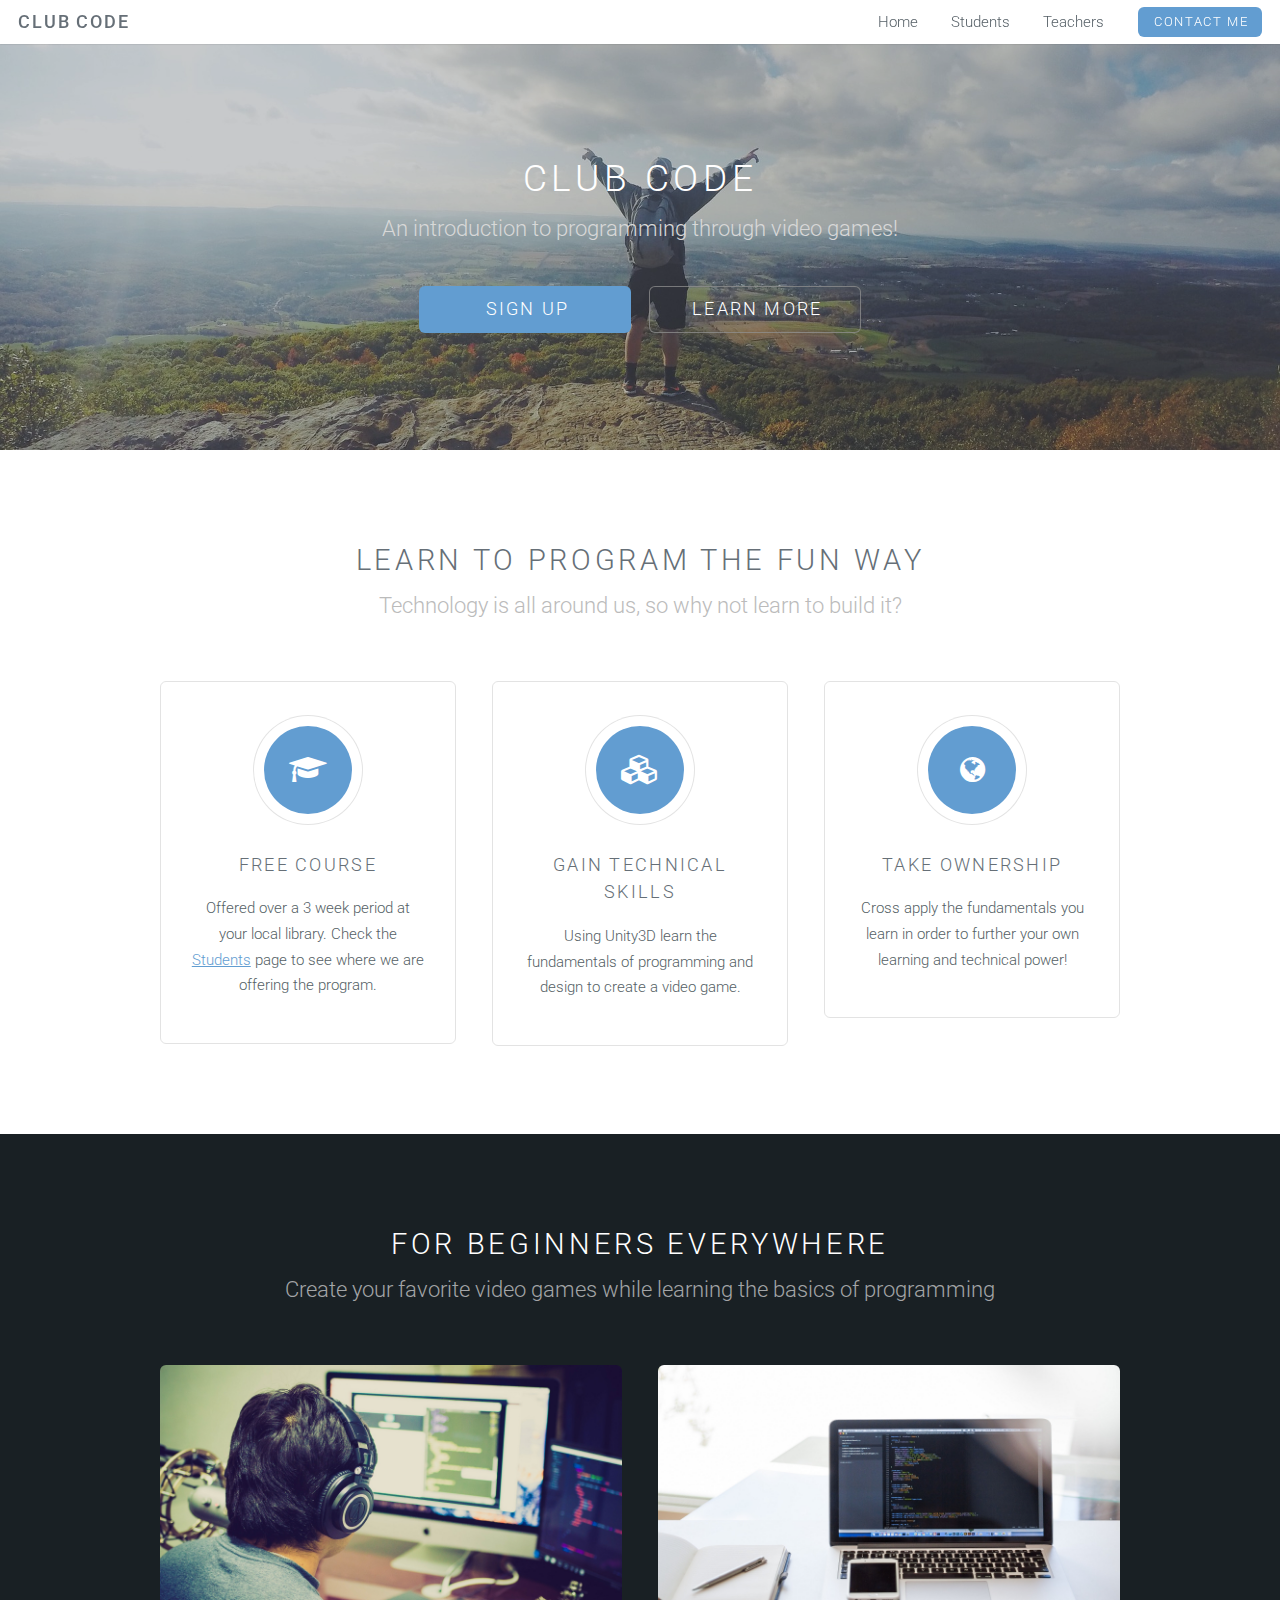
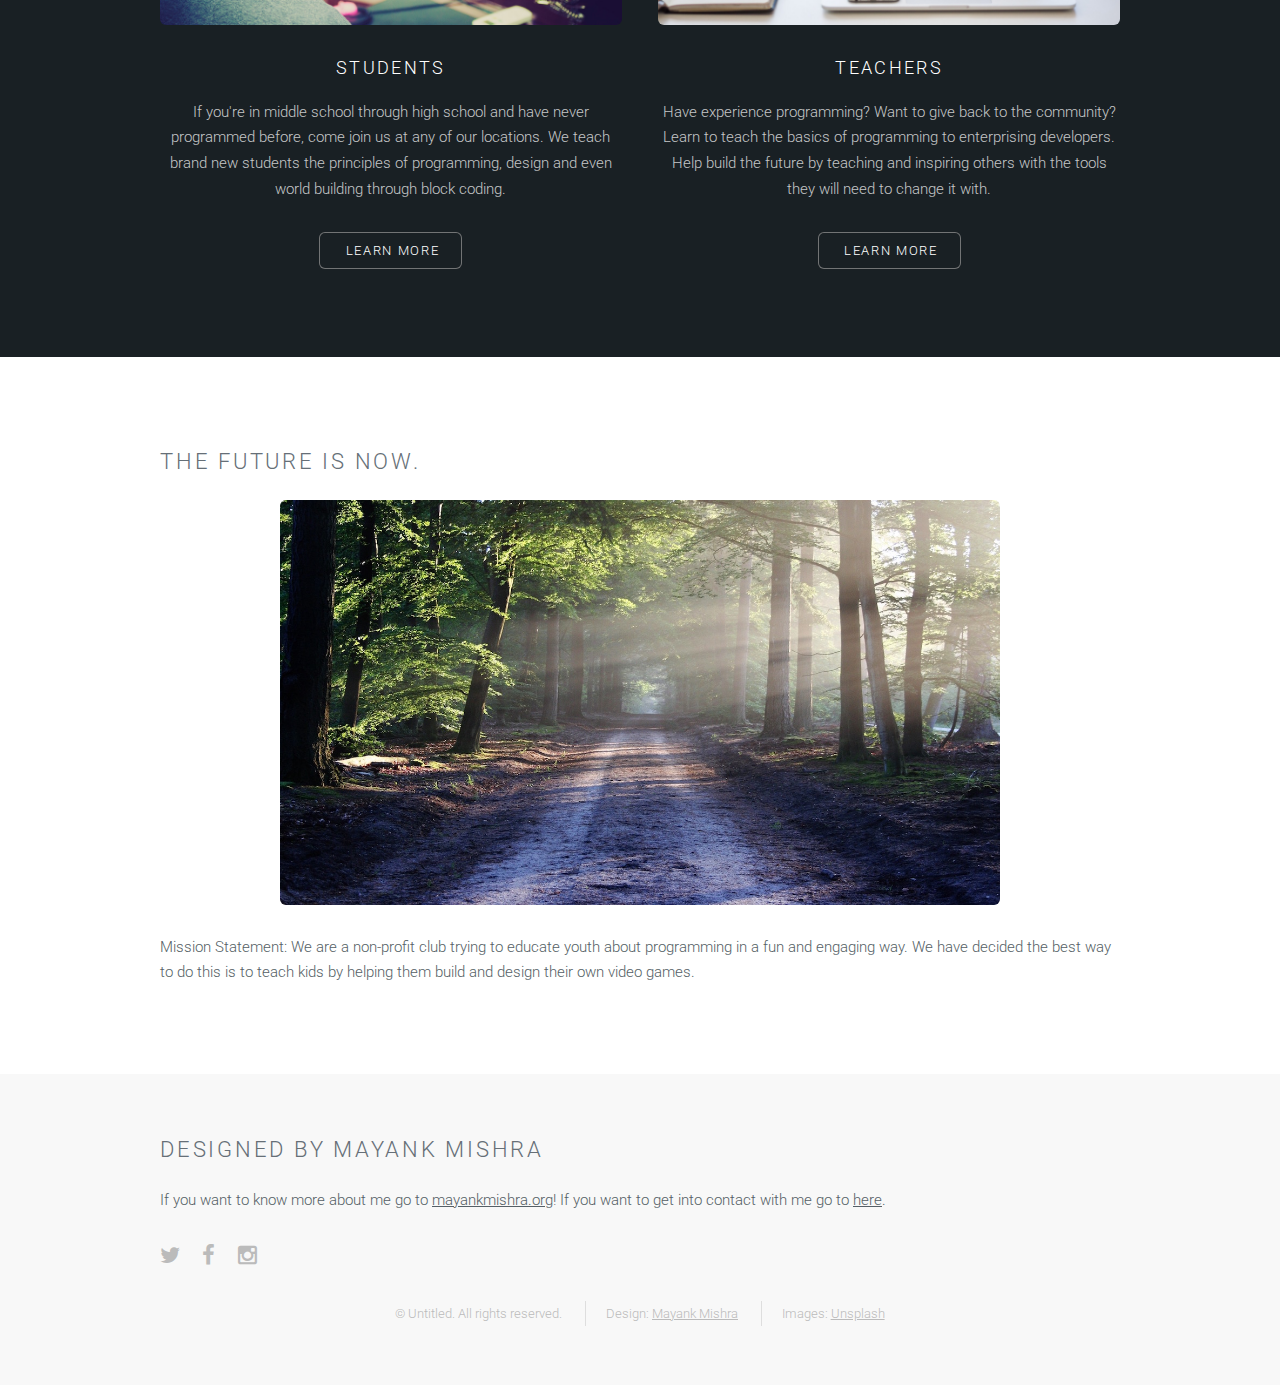
<file: ClubCode/index.html>
<!DOCTYPE HTML>
<html>
	<head>
		<title>Club Code</title>
		<meta http-equiv="content-type" content="text/html; charset=utf-8" />
		<meta name="description" content="" />
		<meta name="keywords" content="" />
		<!--[if lte IE 8]><script src="js/html5shiv.js"></script><![endif]-->
		<script src="js/jquery.min.js"></script>
		<script src="js/skel.min.js"></script>
		<script src="js/skel-layers.min.js"></script>
		<script src="js/init.js"></script>
		<noscript>
			<link rel="stylesheet" href="css/skel.css" />
			<link rel="stylesheet" href="css/style.css" />
			<link rel="stylesheet" href="css/style-xlarge.css" />
		</noscript>
	</head>
	<body id="top">

		<!-- Header -->
			<header id="header" class="skel-layers-fixed">
				<h1><a href="#">Club Code</a></h1>
				<nav id="nav">
					<ul>
						<li><a href="index.html">Home</a></li>
						<li><a href="students.html">Students</a></li>
						<li><a href="teachers.html">Teachers</a></li>
						<li><a href="contactMe.html" class="button special">Contact Me</a></li>
					</ul>
				</nav>
			</header>

		<!-- Banner -->
			<section id="banner">
				<div class="inner">
					<h2>Club Code</h2>
					<p>An introduction to programming through video games!</p>
					<ul class="actions">
						<li><a href="contactMe.html" class="button big special">Sign Up</a></li>
						<li><a href="#two" class="button big alt">Learn More</a></li>
					</ul>
				</div>
			</section>

		<!-- One -->
			<section id="one" class="wrapper style1">
				<header class="major">
					<h2>Learn to program the fun way</h2>
					<p>Technology is all around us, so why not learn to build it?</p>
				</header>
				<div class="container">
					<div class="row">
						<div class="4u">
							<section class="special box">
								<i class="icon fa-graduation-cap major"></i>
								<h3>Free Course</h3>
								<p>Offered over a 3 week period at your local library. Check the <a href="students.html">Students</a> page to see where we are offering the program.</p>
							</section>
						</div>
						<div class="4u">
							<section class="special box">
								<i class="icon fa-cubes major"></i>
								<h3>Gain technical skills</h3>
								<p>Using Unity3D learn the fundamentals of programming and design to create a video game.</p>
							</section>
						</div>
						<div class="4u">
							<section class="special box">
								<i class="icon fa-globe major"></i>
								<h3>Take ownership</h3>
								<p>Cross apply the fundamentals you learn in order to further your own learning and technical power!</p>
							</section>
						</div>
					</div>
				</div>
			</section>

		<!-- Two -->
			<section id="two" class="wrapper style2">
				<header class="major">
					<h2>For Beginners everywhere</h2>
					<p>Create your favorite video games while learning the basics of programming</p>
				</header>
				<div class="container">
					<div class="row">
						<div class="6u">
							<section class="special">
								<a href="#" class="image fit"><img src="images/student.jpg" alt="" /></a>
								<h3>Students</h3>
								<p>If you're in middle school through high school and have never programmed before, come join us at any of our locations. We teach brand new students the principles of programming, design and even world building through block coding.</p>
								<ul class="actions">
									<li><a href="students.html" class="button alt">Learn More</a></li>
								</ul>
							</section>
						</div>
						<div class="6u">
							<section class="special">
								<a href="#" class="image fit"><img src="images/teacher.jpg" alt="" /></a>
								<h3>Teachers</h3>
								<p>Have experience programming? Want to give back to the community? Learn to teach the basics of programming to enterprising developers. Help build the future by teaching and inspiring others with the tools they will need to change it with.</p>
								<ul class="actions">
									<li><a href="teachers.html" class="button alt">Learn More</a></li>
								</ul>
							</section>
						</div>
					</div>
				</div>

			</section>

		<!-- Three -->
			<section id="three" class="wrapper style1">
				<div class="container">
					<div class="">

							<section>

								<h2>The future is now.</h2>
								<a href="#" class="image fit smallIM"><img src="images/futureNow.jpg" alt="" /></a>
								<p>Mission Statement: We are a non-profit club trying to educate youth about programming in a fun and engaging way. We have decided the best way to do this is to  teach kids by helping them build and design their own video games.</p>

							</section>
						</div>
					</div>
			</section>

		<!-- Footer -->
			<footer id="footer">
				<div class="container">
							<h2>Designed by Mayank Mishra</h2>
							<p>If you want to know more about me go to <a href="http://mayankmishra.org">mayankmishra.org</a>! If you want to get into contact with me go to <a href="#">here</a>.</p>
							<ul class="icons">
								<li><a href="#" class="icon fa-twitter"><span class="label">Twitter</span></a></li>
								<li><a href="#" class="icon fa-facebook"><span class="label">Facebook</span></a></li>
								<li><a href="#" class="icon fa-instagram"><span class="label">Instagram</span></a></li>
							</ul>
					<ul class="copyright">
						<li>&copy; Untitled. All rights reserved.</li>
						<li>Design: <a href="http://mayankmishra.org">Mayank Mishra</a></li>
						<li>Images: <a href="http://unsplash.com">Unsplash</a></li>
					</ul>
				</div>
			</footer>

	</body>
</html>
</file>
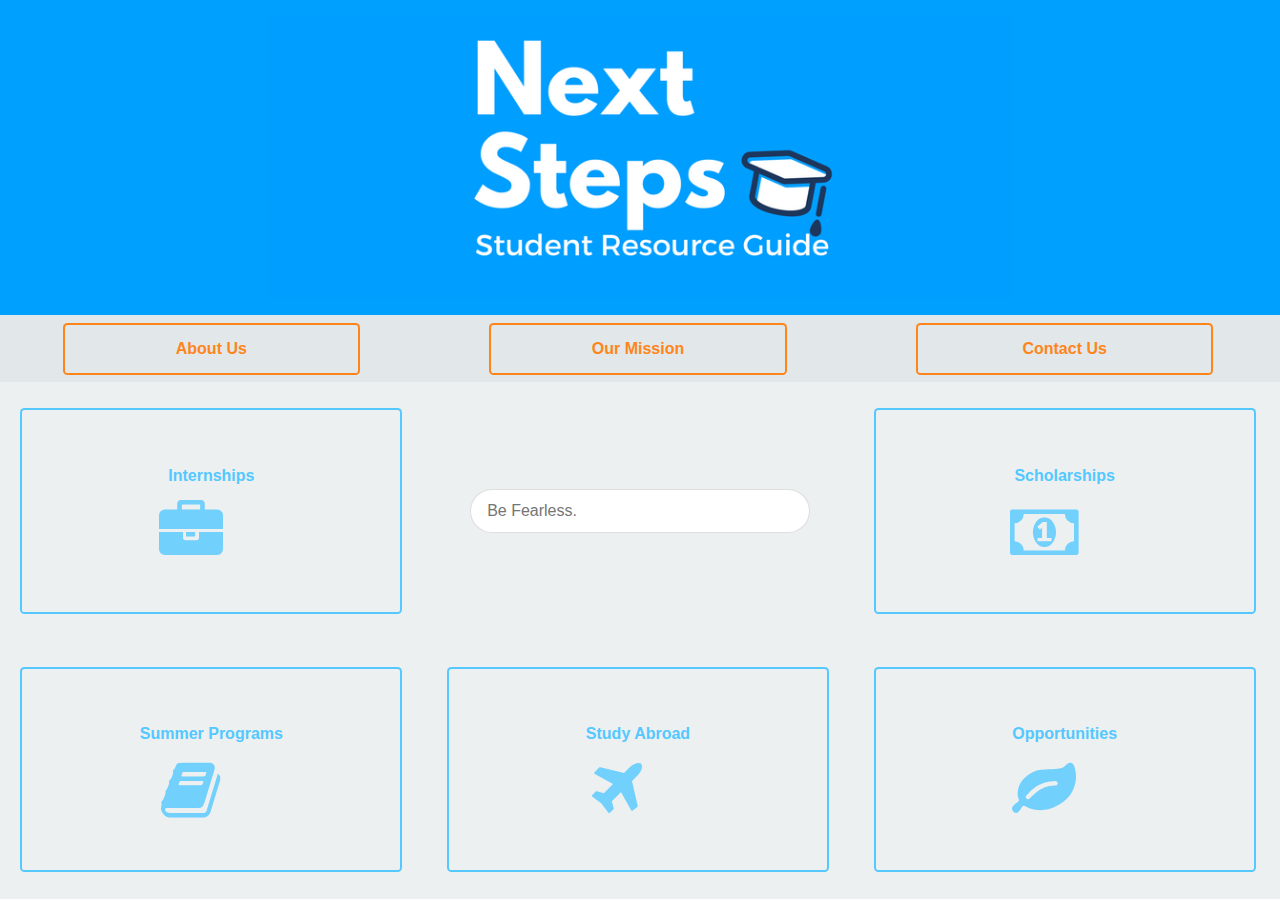
<file: nextSteps/index.html>
<html>
<head>
  <meta charset="utf-8" />
  <meta http-equiv="X-UA-Compatible" content="IE=edge,chrome=1" />
  <meta name="viewport" content="width=device-width, initial-scale=1.0, maximum-scale=1.0">
  <link rel="stylesheet" type="text/css" href="css.css">
  <link rel="stylesheet" type="text/css" href="button/button.css">
  <link rel="stylesheet" type="text/css" href="Search/search.css">
  <link rel="stylesheet" type="text/css" href="icon/icon.css">
  <script src="Search/search.js"></script>

  <title>Next Steps</title>
</head>
<body>
<table class="head">
  <tr>
    <td><a href="./index.html"><img class="headImage" src="nextSteps.png" alt="Next Steps"></a></td>
  </tr>
</table>
<!--div class="test"></div-->
<table class="SelectionRow">
  <tr>
    <td><button class="inverted orange ui button selectionRowButton">About Us</button></td>
    <td><button class="inverted orange ui button selectionRowButton">Our Mission</button></td>
    <td><button class="inverted orange ui button selectionRowButton">Contact Us</button> </td>
  </tr>
</table>
<table class="options">
  <tr>
    <td><button class="inverted blue ui button optionsButton">Internships<br><br><i class="travel huge icon"></i></button></td>
    <td>
      <div class="ui search">

        <input class="prompt optionsSearch" type="text" placeholder="Be Fearless.">
        <div class="results"></div>

      </div>
    </td>
    <td><button class="inverted blue ui button optionsButton">Scholarships <br><br><i class="money huge icon"></i></button></td>
  </tr>
  <tr>
    <td><button class="inverted blue ui button optionsButton">Summer Programs<br><br><i class="book huge icon"></i></button></td>
    <td><button class="inverted blue ui button optionsButton">Study Abroad<br><br><i class="plane huge icon"></i></button></td>
    <td><button class="inverted blue ui button  optionsButton">Opportunities<br><br><i class="leaf huge icon"></i></button></td>
  </tr>
</table>
</body>
</html>
</file>
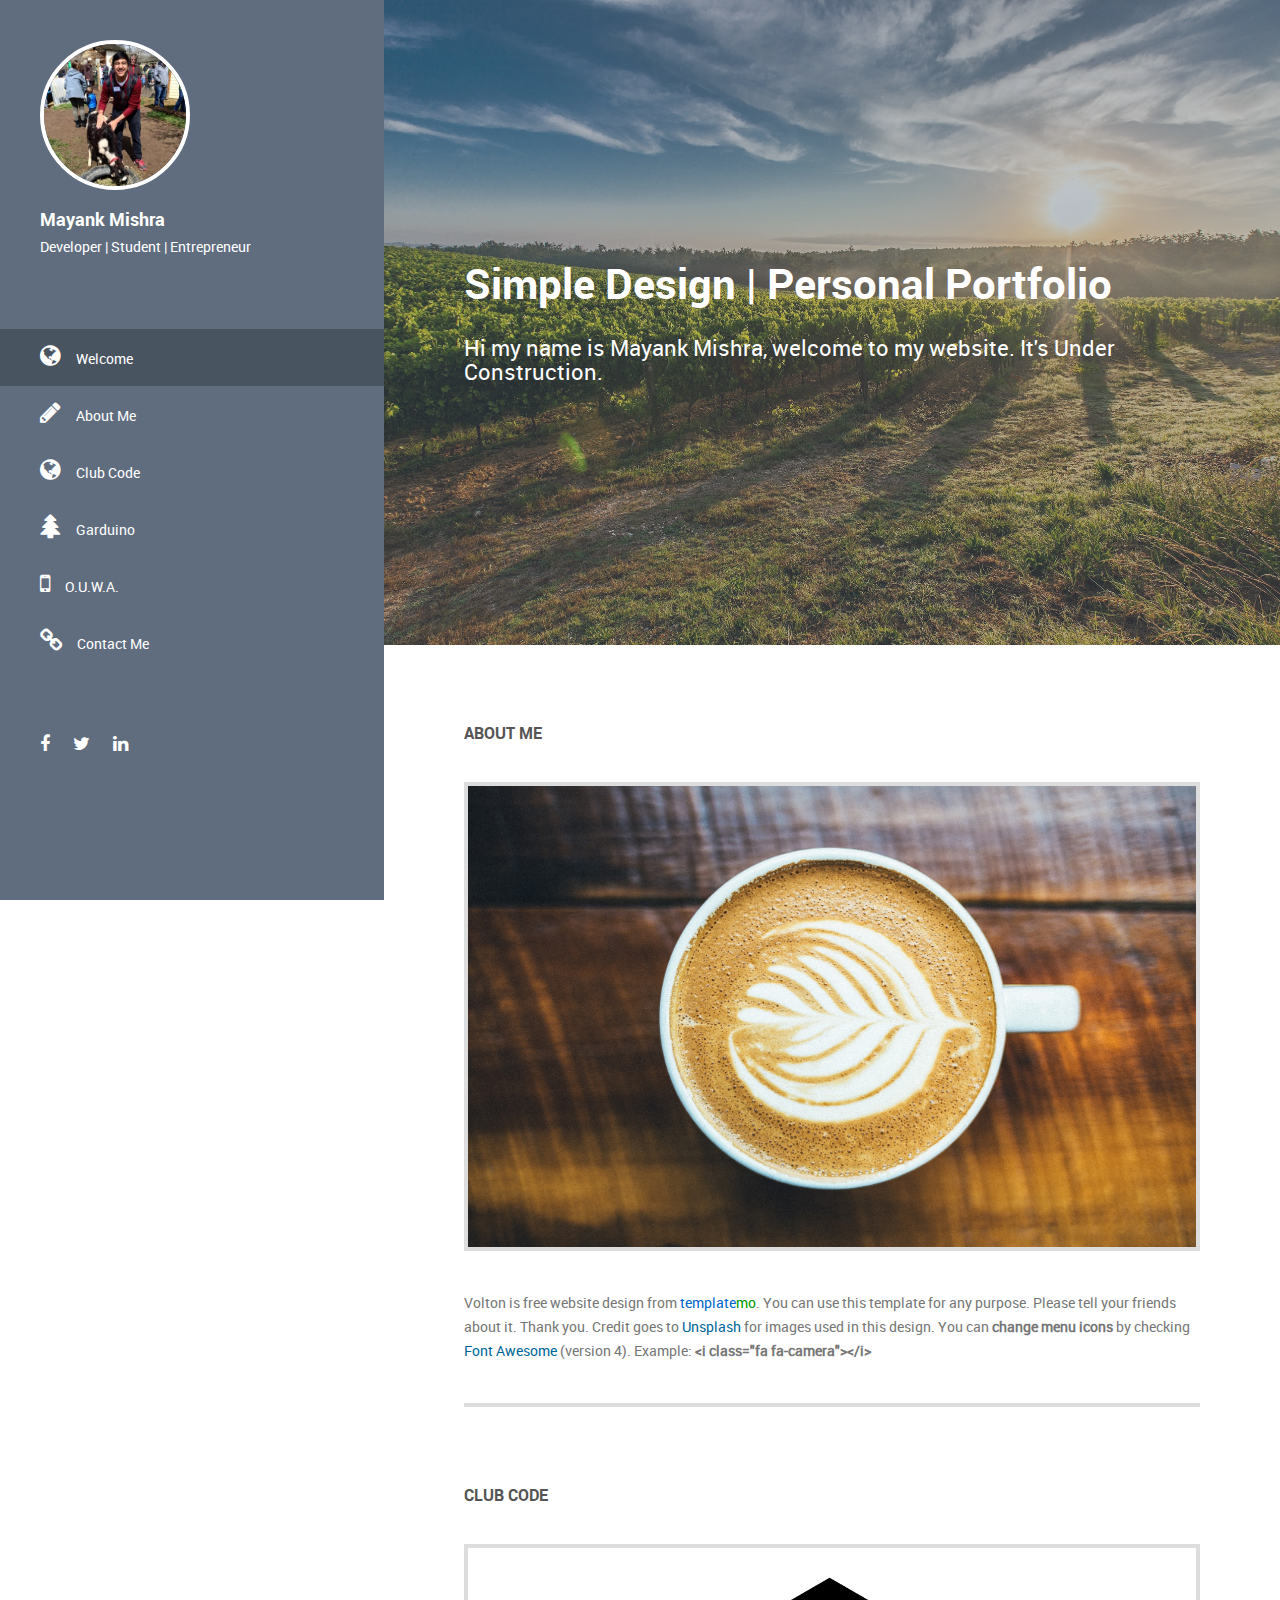
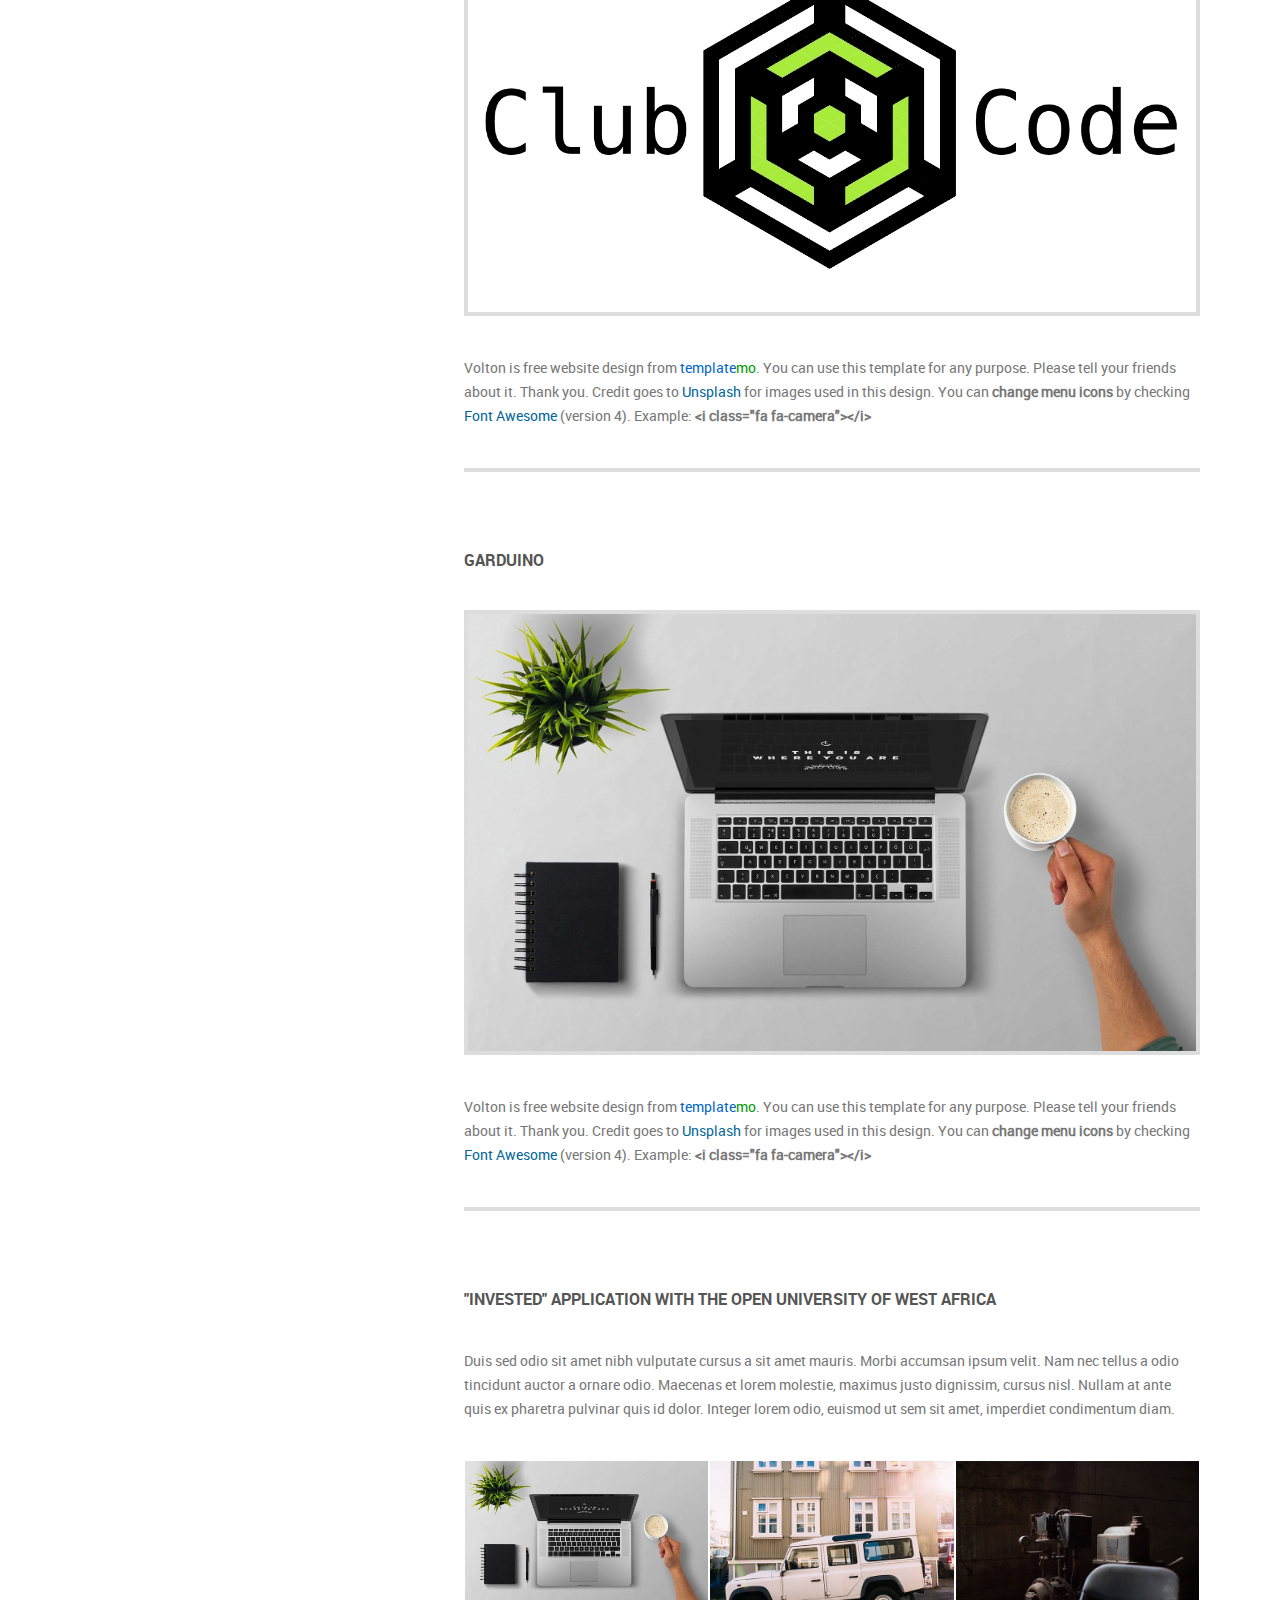
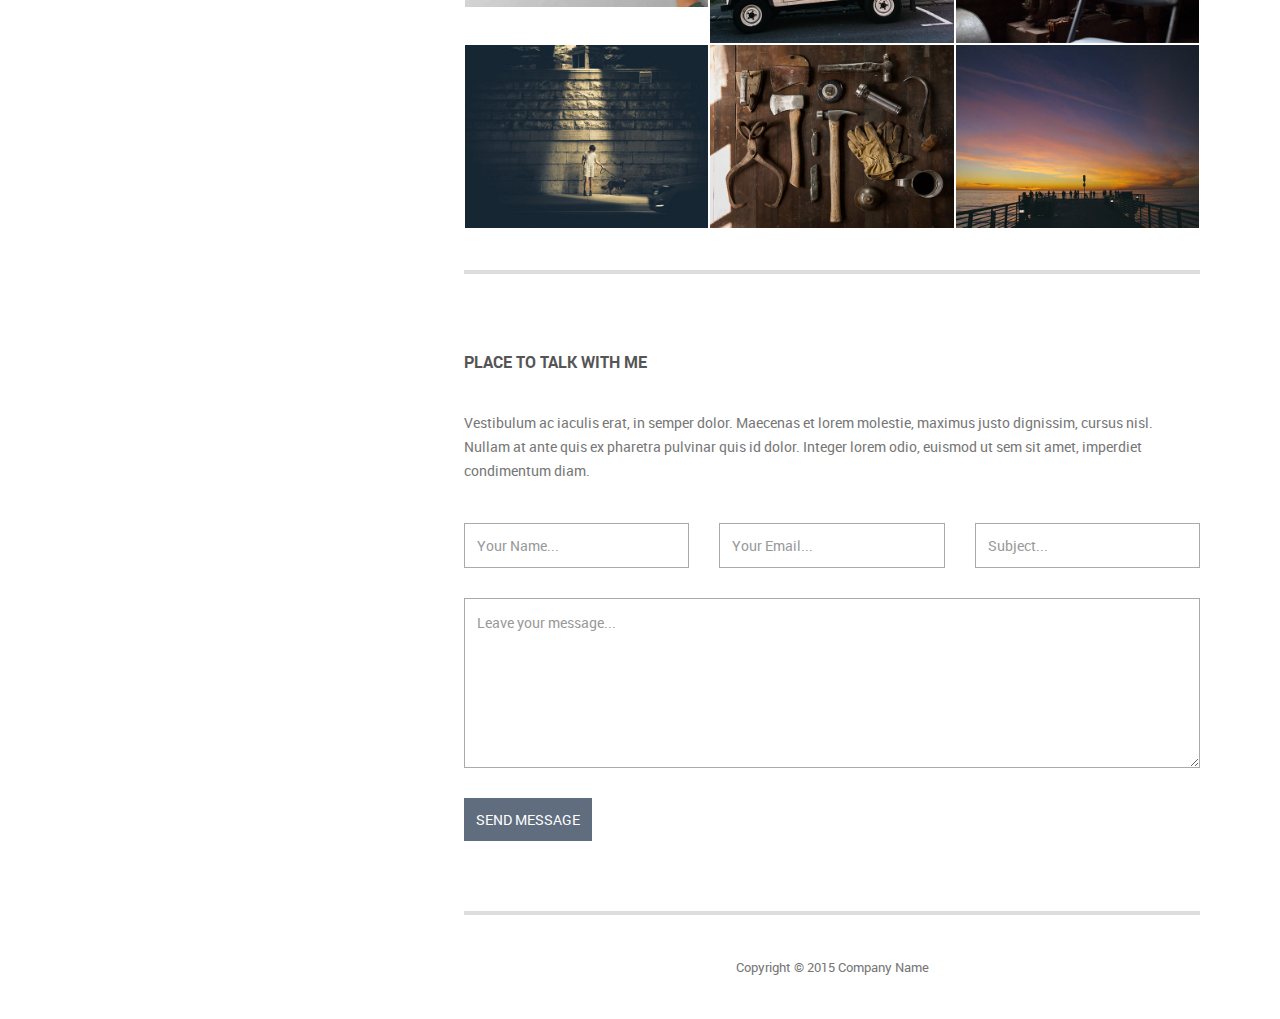
<file: yo/index.html>
<!DOCTYPE html>
<!--[if lt IE 7]>      <html class="no-js lt-ie9 lt-ie8 lt-ie7"> <![endif]-->
<!--[if IE 7]>         <html class="no-js lt-ie9 lt-ie8"> <![endif]-->
<!--[if IE 8]>         <html class="no-js lt-ie9"> <![endif]-->
<!--[if gt IE 8]><!--> <html class="no-js"> <!--<![endif]-->
    <head>
        <meta charset="utf-8">
        <meta http-equiv="X-UA-Compatible" content="IE=edge">
        <title>Mayank Mishra</title>
        <meta name="description" content="">

        <meta name="viewport" content="width=device-width, initial-scale=1">

        <link rel="stylesheet" href="css/normalize.css">
        <link rel="stylesheet" href="css/font-awesome.css">
        <link rel="stylesheet" href="css/bootstrap.min.css">
        <link rel="stylesheet" href="css/templatemo-style.css">
        <script src="js/vendor/modernizr-2.6.2.min.js"></script>
    </head>
    <body>

        <div class="responsive-header visible-xs visible-sm">
            <div class="container">
                <div class="row">
                    <div class="col-md-12">
                        <div class="top-section">
                            <div class="profile-image">
                                <img src="img/profile.jpg" alt="Volton">
                            </div>
                            <div class="profile-content">
                                <h3 class="profile-title">Mayank Mishra</h3>
                                <p class="profile-description">Developer | Student | Entrepreneur</p>
                            </div>
                        </div>
                    </div>
                </div>
                <a href="#" class="toggle-menu"><i class="fa fa-bars"></i></a>
                <div class="main-navigation responsive-menu">
                    <ul class="navigation">
                        <li><a href="#top"><i class="fa fa-home"></i>Home</a></li>
                        <li><a href="#about"><i class="fa fa-user"></i>About Me</a></li>
                        <li><a href="#projects"><i class="fa fa-newspaper-o"></i>My Gallery</a></li>
                        <li><a href="#contact"><i class="fa fa-envelope"></i>Contact Me</a></li>
                    </ul>
                </div>
            </div>
        </div>

        <!-- SIDEBAR -->
        <div class="sidebar-menu hidden-xs hidden-sm">
            <div class="top-section">
                <div class="profile-image">
                    <img src="img/profile.jpg" alt="im really handsome">
                </div>
                <h3 class="profile-title">Mayank Mishra</h3>
                <p class="profile-description">Developer | Student | Entrepreneur</p>
            </div> <!-- top-section -->
            <div class="main-navigation">
                <ul class="navigation">
                    <li><a href="#top"><i class="fa fa-globe"></i>Welcome</a></li>
                    <li><a href="#about"><i class="fa fa-pencil"></i>About Me</a></li>
                    <li><a href="#club"><i class="fa fa-globe"></i>Club Code</a></li>
                    <li><a href="#garduino"><i class="fa fa-tree"></i>Garduino</a></li>
                    <li><a href="#ouwa"><i class="fa fa-mobile-phone"></i>O.U.W.A.</a></li>
                    <li><a href="#contact"><i class="fa fa-link"></i>Contact Me</a></li>
                </ul>
            </div> <!-- .main-navigation -->
            <div class="social-icons">
                <ul>
                    <li><a href="#"><i class="fa fa-facebook"></i></a></li>
                    <li><a href="#"><i class="fa fa-twitter"></i></a></li>
                    <li><a href="#"><i class="fa fa-linkedin"></i></a></li>
                </ul>
            </div> <!-- .social-icons -->
        </div> <!-- .sidebar-menu -->


        <div class="banner-bg" id="top">
            <div class="banner-overlay"></div>
            <div class="welcome-text">
                <h2>Simple Design | Personal Portfolio</h2>
                <h5>Hi my name is Mayank Mishra, welcome to my website. It's Under Construction.</h5>
            </div>
        </div>

        <!-- MAIN CONTENT -->
        <div class="main-content">
            <div class="fluid-container">

                <div class="content-wrapper">

                    <!-- ABOUT -->
                    <div class="page-section" id="about">
                    <div class="row">
                        <div class="col-md-12">
                            <h4 class="widget-title">about me</h4>
                            <div class="about-image">
                                <img src="img/8.jpg" alt="about me">
                            </div>
                            <p>Volton is free website design from <span class="blue">template</span><span class="green">mo</span>. You can use this template for any purpose. Please tell your friends about it. Thank you. Credit goes to <a rel="nofollow" href="http://unsplash.com" target="_parent">Unsplash</a> for images used in this design. You can <strong>change menu icons</strong> by checking <a rel="nofollow" href="http://fontawesome.info/font-awesome-icon-world-map/" target="_parent">Font Awesome</a> (version 4). Example: <strong>&lt;i class=&quot;fa fa-camera&quot;&gt;&lt;/i&gt;</strong></p>
                            <hr>
                        </div>
                    </div> <!-- #about -->
                    </div>

                    <!-- CLUB -->
                    <div class="page-section" id="club">
                    <div class="row">
                        <div class="col-md-12">
                            <h4 class="widget-title">Club Code</h4>
                            <div class="about-image">
                                <img src="img/logo.jpg" alt="CC">
                            </div>
                            <p>Volton is free website design from <span class="blue">template</span><span class="green">mo</span>. You can use this template for any purpose. Please tell your friends about it. Thank you. Credit goes to <a rel="nofollow" href="http://unsplash.com" target="_parent">Unsplash</a> for images used in this design. You can <strong>change menu icons</strong> by checking <a rel="nofollow" href="http://fontawesome.info/font-awesome-icon-world-map/" target="_parent">Font Awesome</a> (version 4). Example: <strong>&lt;i class=&quot;fa fa-camera&quot;&gt;&lt;/i&gt;</strong></p>
                            <hr>
                        </div>
                    </div> <!-- #club -->
                    </div>

                    <!-- Garduino -->
                    <div class="page-section" id="garduino">
                    <div class="row">
                        <div class="col-md-12">
                            <h4 class="widget-title">Garduino</h4>
                            <div class="about-image">
                                <img src="img/1.jpg" alt="To Be Replaced">
                            </div>
                            <p>Volton is free website design from <span class="blue">template</span><span class="green">mo</span>. You can use this template for any purpose. Please tell your friends about it. Thank you. Credit goes to <a rel="nofollow" href="http://unsplash.com" target="_parent">Unsplash</a> for images used in this design. You can <strong>change menu icons</strong> by checking <a rel="nofollow" href="http://fontawesome.info/font-awesome-icon-world-map/" target="_parent">Font Awesome</a> (version 4). Example: <strong>&lt;i class=&quot;fa fa-camera&quot;&gt;&lt;/i&gt;</strong></p>
                            <hr>
                        </div>
                    </div> <!-- #garduino -->
                    </div>

                    <!-- PROJECTS -->
                    <div class="page-section" id="ouwa">
                    <div class="row">
                        <div class="col-md-12">
                            <h4 class="widget-title"> "InvestED" application with the open university of west africa</h4>
                            <p>Duis sed odio sit amet nibh vulputate cursus a sit amet mauris. Morbi accumsan ipsum velit. Nam nec tellus a odio tincidunt auctor a ornare odio. Maecenas et lorem molestie, maximus justo dignissim, cursus nisl. Nullam at ante quis ex pharetra pulvinar quis id dolor. Integer lorem odio, euismod ut sem sit amet, imperdiet condimentum diam.</p>
                        </div>
                    </div>
                    <div class="row projects-holder">
                        <div class="col-md-4 col-sm-6">
                            <div class="project-item">
                                <img src="img/1.jpg" alt="">
                                <div class="project-hover">
                                    <div class="inside">
                                        <h5><a href="#">Pellentesque porta ligula</a></h5>
                                        <p>Lorem ipsum dolor sit amet, consectetur adipiscing elit. Aliquam cursus</p>
                                    </div>
                                </div>
                            </div>
                        </div>
                        <div class="col-md-4 col-sm-6">
                            <div class="project-item">
                                <img src="img/2.jpg" alt="">
                                <div class="project-hover">
                                    <div class="inside">
                                        <h5><a href="#">Pellentesque porta ligula</a></h5>
                                        <p>Lorem ipsum dolor sit amet, consectetur adipiscing elit. Aliquam cursus</p>
                                    </div>
                                </div>
                            </div>
                        </div>
                        <div class="col-md-4 col-sm-6">
                            <div class="project-item">
                                <img src="img/3.jpg" alt="">
                                <div class="project-hover">
                                    <div class="inside">
                                        <h5><a href="#">Pellentesque porta ligula</a></h5>
                                        <p>Lorem ipsum dolor sit amet, consectetur adipiscing elit. Aliquam cursus.</p>
                                    </div>
                                </div>
                            </div>
                        </div>
                        <div class="col-md-4 col-sm-6">
                            <div class="project-item">
                                <img src="img/4.jpg" alt="">
                                <div class="project-hover">
                                    <div class="inside">
                                        <h5><a href="#">Pellentesque porta ligula</a></h5>
                                        <p>Quisque mattis sit amet dolor eu scelerisque. Vivamus bibendum massa et nisl tempus commodo.</p>
                                    </div>
                                </div>
                            </div>
                        </div>
                        <div class="col-md-4 col-sm-6">
                            <div class="project-item">
                                <img src="img/5.jpg" alt="">
                                <div class="project-hover">
                                    <div class="inside">
                                        <h5><a href="#">Pellentesque porta ligula</a></h5>
                                        <p>Quisque mattis sit amet dolor eu scelerisque. Vivamus bibendum massa et nisl tempus commodo.</p>
                                    </div>
                                </div>
                            </div>
                        </div>
                        <div class="col-md-4 col-sm-6">
                            <div class="project-item">
                                <img src="img/6.jpg" alt="">
                                <div class="project-hover">
                                    <div class="inside">
                                        <h5><a href="#">Pellentesque porta ligula</a></h5>
                                        <p>Quisque mattis sit amet dolor eu scelerisque. Vivamus bibendum massa et nisl tempus commodo.</p>
                                    </div>
                                </div>
                            </div>
                        </div>
                    </div> <!-- .projects-holder -->
                    </div>
                    <hr>

                    <!-- CONTACT -->
                    <div class="page-section" id="contact">
                    <div class="row">
                        <div class="col-md-12">
                            <h4 class="widget-title">PLACE TO TALK WITH ME</h4>
                            <p>Vestibulum ac iaculis erat, in semper dolor. Maecenas et lorem molestie, maximus justo dignissim, cursus nisl. Nullam at ante quis ex pharetra pulvinar quis id dolor. Integer lorem odio, euismod ut sem sit amet, imperdiet condimentum diam.</p>
                        </div>
                    </div>
                    <div class="row">
                        <form action="#" method="post" class="contact-form">
                            <fieldset class="col-md-4 col-sm-6">
                                <input type="text" id="your-name" placeholder="Your Name...">
                            </fieldset>
                            <fieldset class="col-md-4 col-sm-6">
                                <input type="email" id="email" placeholder="Your Email...">
                            </fieldset>
                            <fieldset class="col-md-4 col-sm-12">
                                <input type="text" id="your-subject" placeholder="Subject...">
                            </fieldset>
                            <fieldset class="col-md-12 col-sm-12">
                                <textarea name="message" id="message" cols="30" rows="6" placeholder="Leave your message..."></textarea>
                            </fieldset>
                            <fieldset class="col-md-12 col-sm-12">
                                <input type="submit" class="button big default" value="Send Message">
                            </fieldset>
                        </form>
                    </div> <!-- .contact-form -->
                    </div>
                    <hr>

                    <div class="row" id="footer">
                        <div class="col-md-12 text-center">
                            <p class="copyright-text">Copyright &copy; 2015 Company Name</p>
                        </div>
                    </div>

                </div>

            </div>
        </div>

        <script src="js/vendor/jquery-1.10.2.min.js"></script>
        <script src="js/min/plugins.min.js"></script>
        <script src="js/min/main.min.js"></script>

    </body>
</html>
</file>
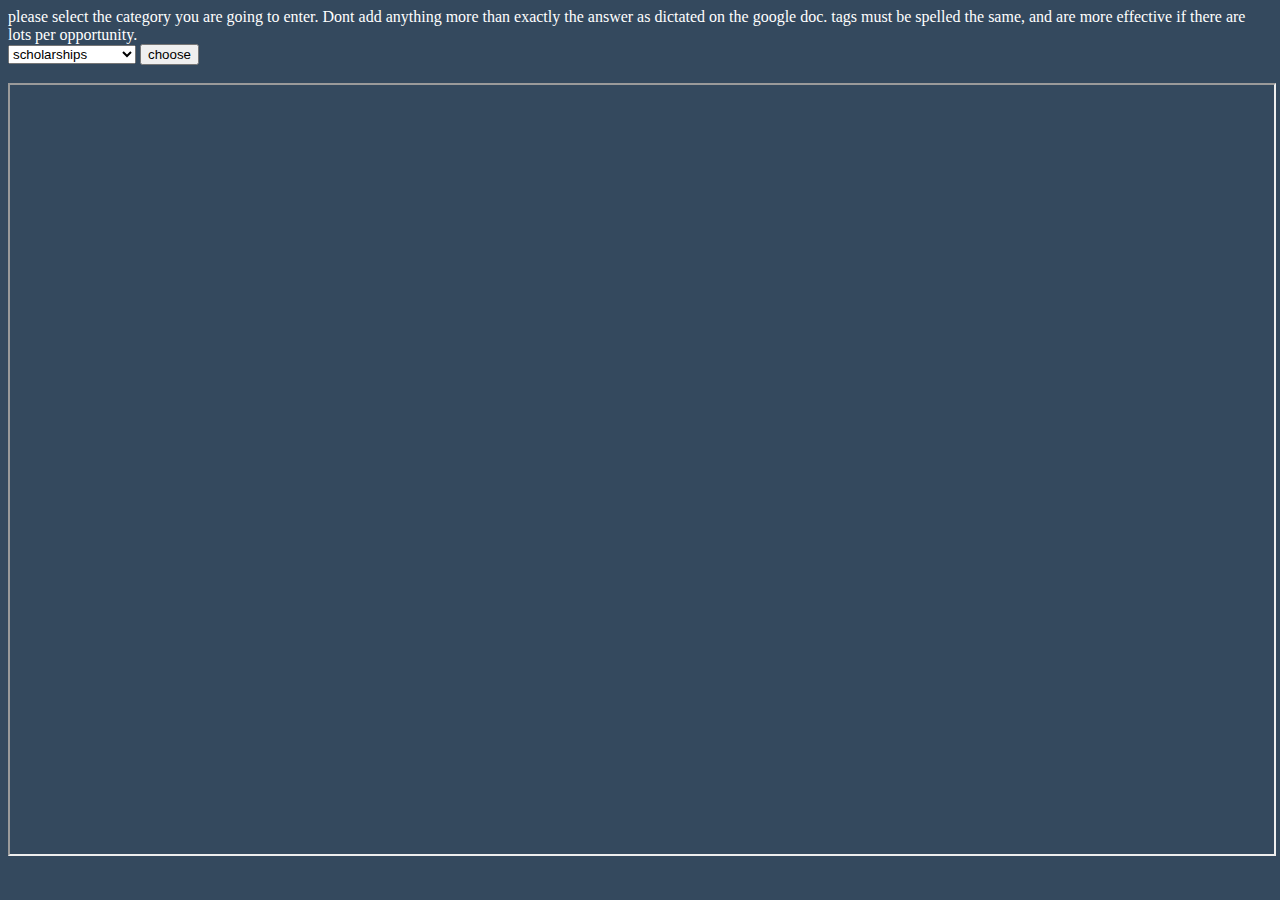
<file: submissionForm.html>
<html>
<head>
  <title>Submission Form</title>
  <style>
  #form{
    width:100%;
    height:87%;
  }
  body {
    background-color: #34495e;
    color:white;
  }
  </style>
</head>
<body>
  <script>
    function chooseScript(){
      var selectedForm = document.getElementById("selectedForm").value;
      console.log(selectedForm);

      if (selectedForm.localeCompare('scholarships')==0){
        document.getElementById("form").src = "https://goo.gl/forms/kTetwJJyDKiwAUhI3";
      }
      if (selectedForm.localeCompare('internships')==0){
        document.getElementById("form").src = "https://goo.gl/forms/D248ZEY3oBjf8Kb92";
      }
      if (selectedForm.localeCompare('studyAbroad')==0){
        document.getElementById("form").src = "https://goo.gl/forms/1kSBj9gmkLiYxAkV2";
      }
      if (selectedForm.localeCompare('summerPrograms')==0){
        document.getElementById("form").src = "https://goo.gl/forms/80CYgwsSMWpcTegu1";
      }
      if (selectedForm.localeCompare('collegeAdvising')==0){
        document.getElementById("form").src = "https://goo.gl/forms/VGsgTy5U0UwraDPk2";
      }
      if (selectedForm.localeCompare('flyIns')==0){
        document.getElementById("form").src = "https://goo.gl/forms/YnJUTK5PT9loFEKe2";
      }
      if (selectedForm.localeCompare('awards')==0){
        document.getElementById("form").src = "https://goo.gl/forms/UWerwnuzL4Cwocgf1";
      }

    }
  </script>
  please select the category you are going to enter. Dont add anything more than exactly the answer as dictated on the google doc. tags must be spelled the same, and are more effective if there are lots per opportunity.<br>
  <select id="selectedForm">
    <option value="scholarships">scholarships</option>
    <option value="internships">internships</option>
    <option value="studyAbroad">studyAbroad</option>
    <option value="summerPrograms">summerPrograms</option>
    <option value="collegeAdvising">collegeAdvising</option>
    <option value="flyIns">flyIns</option>
    <option value="awards">awards</option>
  </select>
  <button onclick="chooseScript()">choose</button>
  <br><br>
  <iframe src="https://google.com" id="form">
</file>
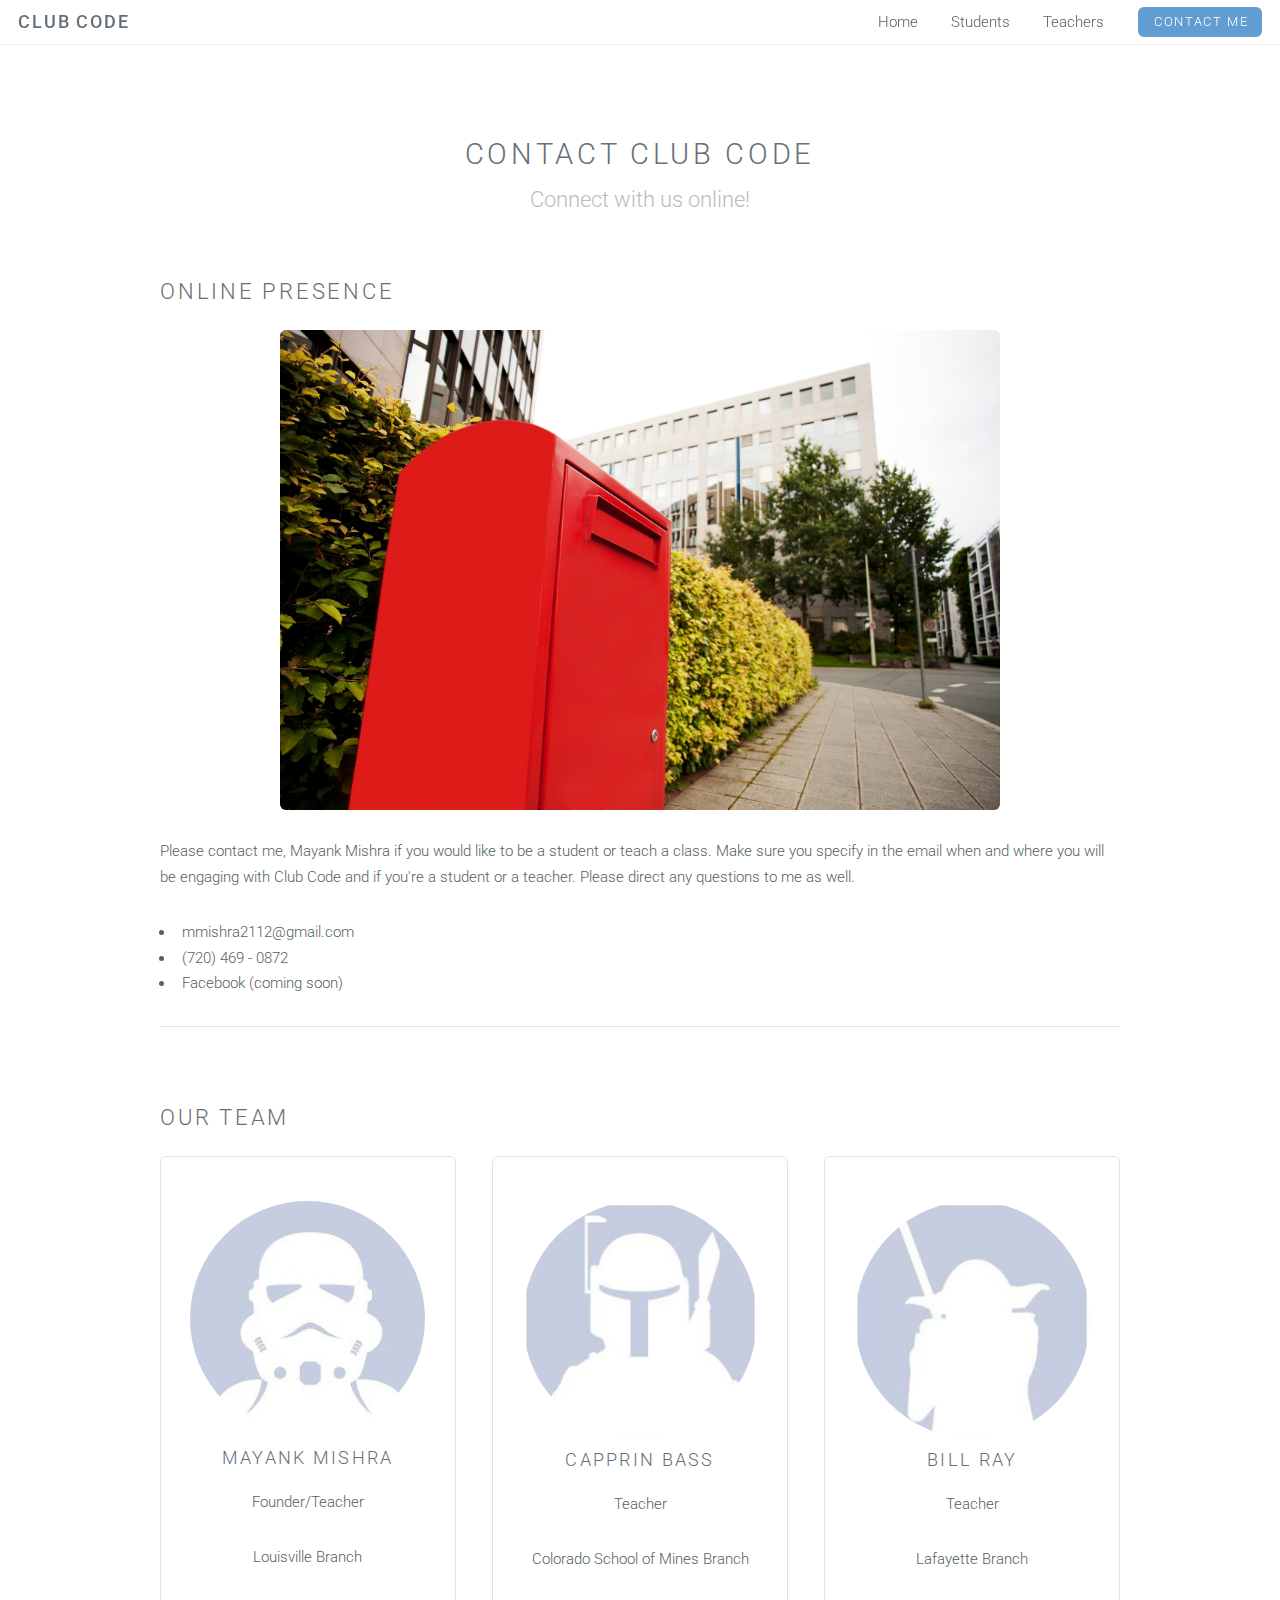
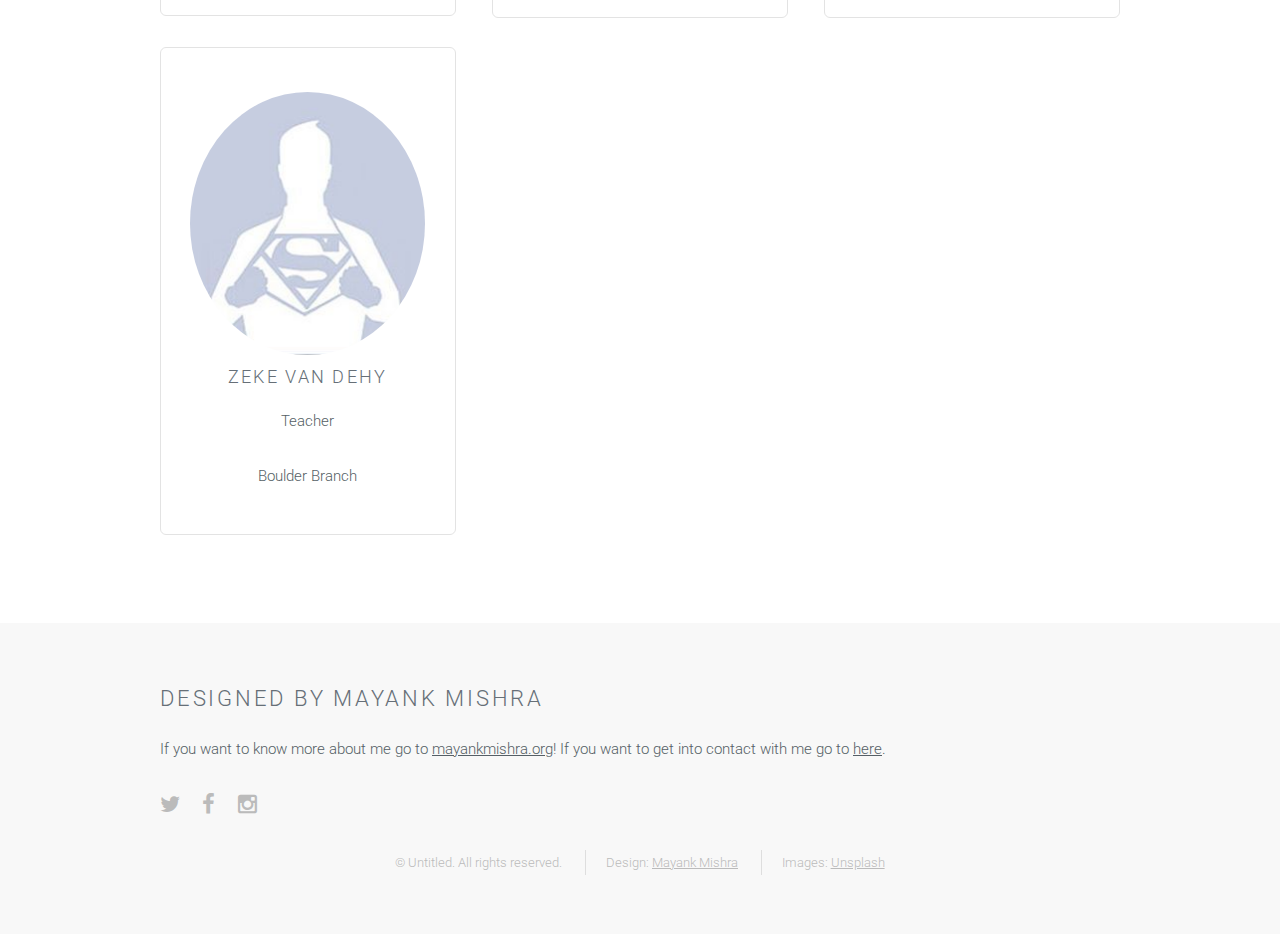
<file: ClubCode/contactMe.html>
<!DOCTYPE HTML>
<html>
	<head>
		<title>Club Code</title>
		<meta http-equiv="content-type" content="text/html; charset=utf-8" />
		<meta name="description" content="" />
		<meta name="keywords" content="" />
		<!--[if lte IE 8]><script src="js/html5shiv.js"></script><![endif]-->
		<script src="js/jquery.min.js"></script>
		<script src="js/skel.min.js"></script>
		<script src="js/skel-layers.min.js"></script>
		<script src="js/init.js"></script>
		<noscript>
			<link rel="stylesheet" href="css/skel.css" />
			<link rel="stylesheet" href="css/style.css" />
			<link rel="stylesheet" href="css/style-xlarge.css" />
		</noscript>
		<style>
			#yoImg{
				margin-left:12.5%;
				width:75%;
			}
			#yoImgSmall{
				width:100%;
				border-radius: 100%;
			}
			.special.box:hover{
				background-color:  #ecf0f1;
			}
		</style>
	</head>
	<body id="top">

		<!-- Header -->
			<header id="header" class="skel-layers-fixed">
				<h1><a href="#">Club Code</a></h1>
				<nav id="nav">
					<ul>
						<li><a href="index.html">Home</a></li>
						<li><a href="students.html">Students</a></li>
						<li><a href="teachers.html">Teachers</a></li>
						<li><a href="contactMe.html" class="button special">Contact Me</a></li>
					</ul>
				</nav>
			</header>

		<!-- Main -->
			<section id="main" class="wrapper style1">
				<header class="major">
					<h2>Contact Club Code</h2>
					<p>Connect with us online!</p>
				</header>
				<div class="container">
					<section>
						<h2>Online Presence</h2>
						<a href="#" class="image fit" Id="yoImg"><img src="images/mail.jpg" alt="" /></a>
						<p>Please contact me, Mayank Mishra if you would like to be a student or teach a class. Make sure you specify in the email when and where you will be engaging with Club Code and if you're a student or a teacher. Please direct any questions to me as well.</p>
						<ul>
							<li>mmishra2112@gmail.com</li>
							<li>(720) 469 - 0872</li>
							<li>Facebook (coming soon)</li>
						</ul>
					</section>
					<hr class="major" />
					<h2>Our Team</h2>
					<div class="row">
						<div class="4u">
							<section class="special box">
								<img id="yoImgSmall" src="images/trooper.jpg" alt="" />
								<h3>Mayank Mishra</h3>
								<p>Founder/Teacher</p><p>Louisville Branch</p>
							</section>
						</div>
						<div class="4u">
							<section class="special box">
								<img id="yoImgSmall" src="images/fett.jpg" alt="" />
								<h3>Capprin Bass</h3>
								<p>Teacher</p><p>Colorado School of Mines Branch</p>
							</section>
						</div>
						<div class="4u">
							<section class="special box">
								<img id="yoImgSmall" src="images/yoda.jpg" alt="" />
								<h3>Bill Ray</h3>
								<p>Teacher</p><p>Lafayette Branch</p>
							</section>
						</div>
						<div class="4u">
							<section class="special box">
								<img id="yoImgSmall" src="images/superman.jpg" alt="" />
								<h3>Zeke Van Dehy</h3>
								<p>Teacher</p><p>Boulder Branch</p>
							</section>
						</div>
					</div>
				</div>
			</section>

			<!-- Footer -->
				<footer id="footer">
					<div class="container">
								<h2>Designed by Mayank Mishra</h2>
								<p>If you want to know more about me go to <a href="http://mayankmishra.org">mayankmishra.org</a>! If you want to get into contact with me go to <a href="#">here</a>.</p>
								<ul class="icons">
									<li><a href="#" class="icon fa-twitter"><span class="label">Twitter</span></a></li>
									<li><a href="#" class="icon fa-facebook"><span class="label">Facebook</span></a></li>
									<li><a href="#" class="icon fa-instagram"><span class="label">Instagram</span></a></li>
								</ul>
						<ul class="copyright">
							<li>&copy; Untitled. All rights reserved.</li>
							<li>Design: <a href="http://mayankmishra.org">Mayank Mishra</a></li>
							<li>Images: <a href="http://unsplash.com">Unsplash</a></li>
						</ul>
					</div>
				</footer>

			</body>
			</html>
</file>
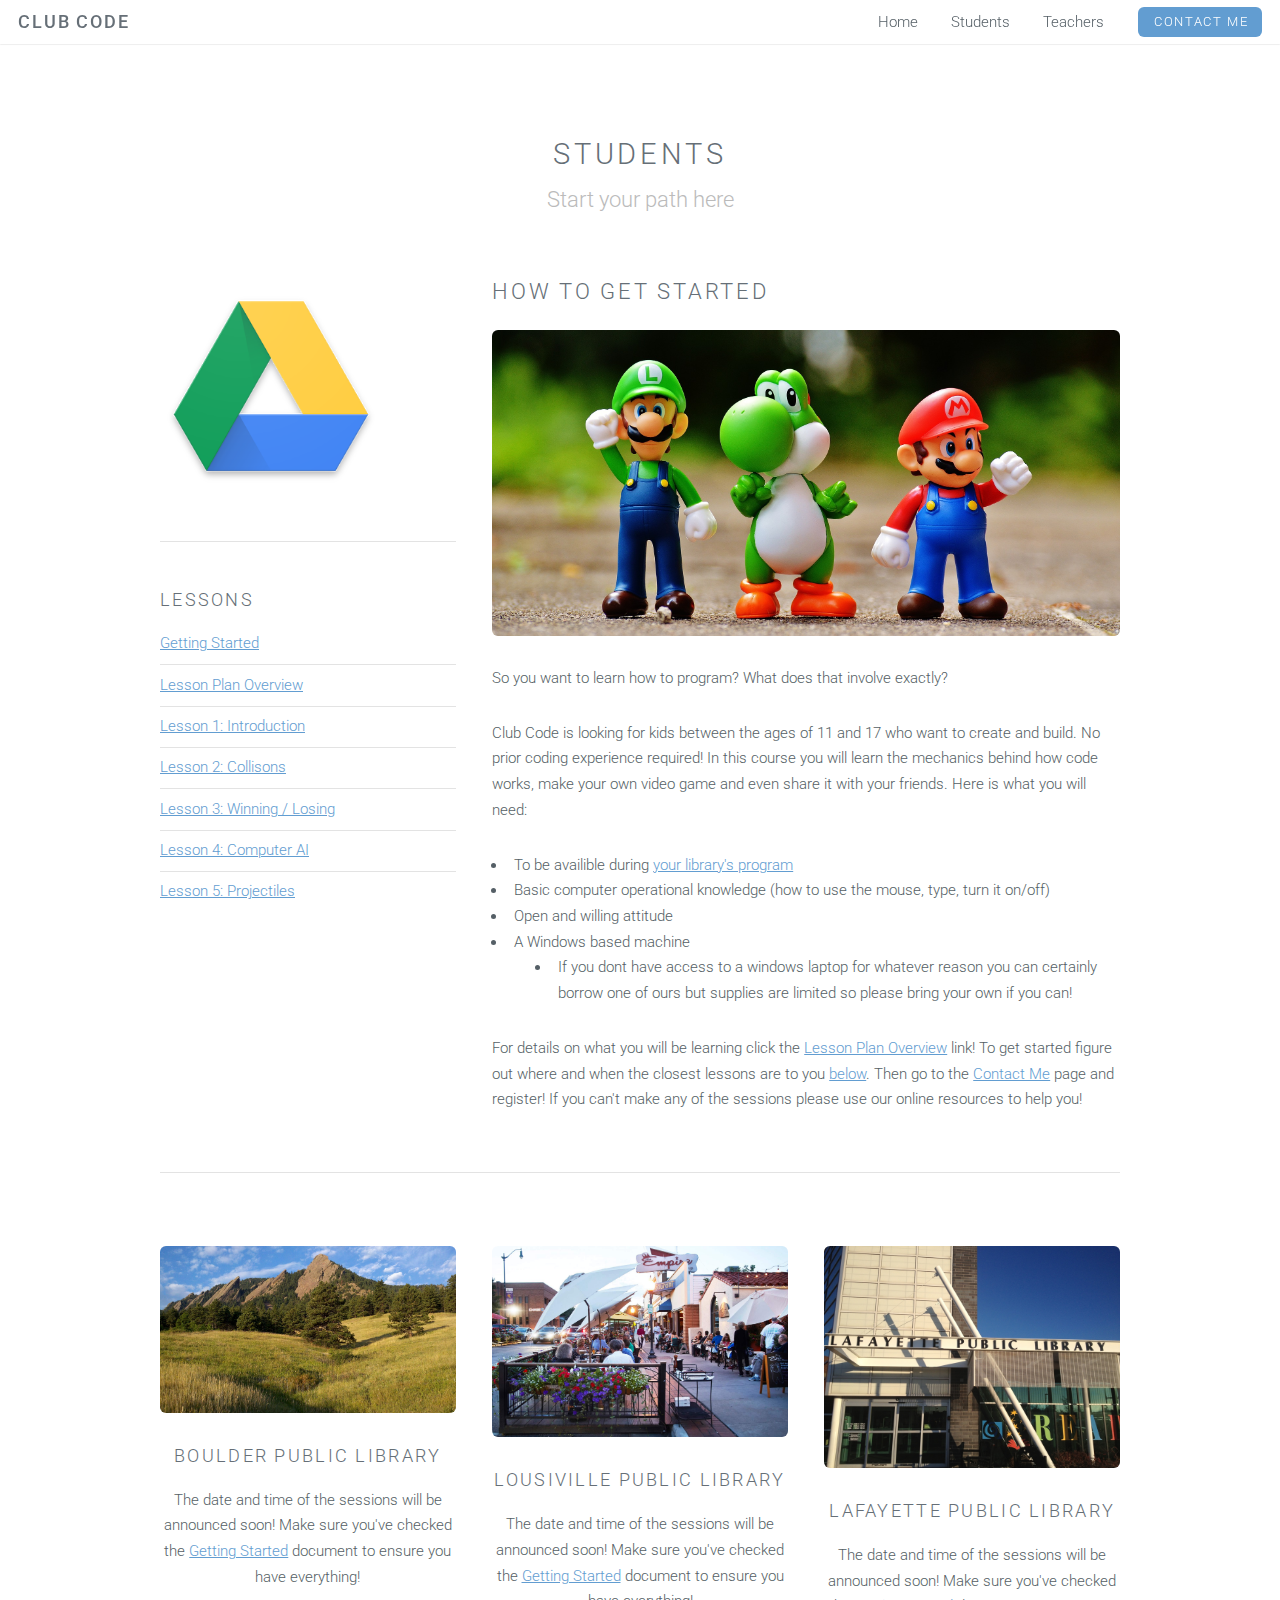
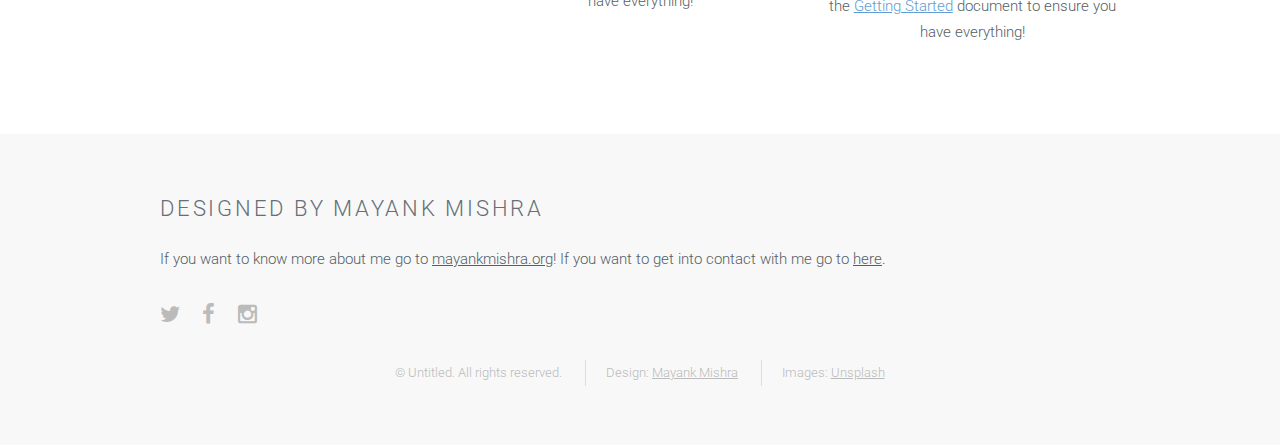
<file: ClubCode/students.html>
<!DOCTYPE HTML>
<html>
	<head>
		<title>Club Code</title>
		<meta http-equiv="content-type" content="text/html; charset=utf-8" />
		<meta name="description" content="" />
		<meta name="keywords" content="" />
		<!--[if lte IE 8]><script src="js/html5shiv.js"></script><![endif]-->
		<script src="js/jquery.min.js"></script>
		<script src="js/skel.min.js"></script>
		<script src="js/skel-layers.min.js"></script>
		<script src="js/init.js"></script>
		<noscript>
			<link rel="stylesheet" href="css/skel.css" />
			<link rel="stylesheet" href="css/style.css" />
			<link rel="stylesheet" href="css/style-xlarge.css" />
		</noscript>
		<style>
		#hoverYo{
			width:75%;
		}
		#hoverYo:hover{
			background-color: #ecf0f1;

		}
		</style>
	</head>
	<body id="top">

		<!-- Header -->
			<header id="header" class="skel-layers-fixed">
				<h1><a href="#">Club Code</a></h1>
				<nav id="nav">
					<ul>
						<li><a href="index.html">Home</a></li>
						<li><a href="students.html">Students</a></li>
						<li><a href="teachers.html">Teachers</a></li>
						<li><a href="contactMe.html" class="button special">Contact Me</a></li>
					</ul>
				</nav>
			</header>


		<!-- Main -->
			<section id="main" class="wrapper style1">
				<header class="major">
					<h2>Students</h2>
					<p>Start your path here</p>
				</header>
				<div class="container">
					<div class="row">
						<div class="4u">

							<section>
								<a href="https://drive.google.com/drive/folders/0B01Az6j9S_Q-VTRsV2NaZEVSVHM?usp=sharing" class="image fit" id="hoverYo"><img src="images/drive.jpg" alt="" /></a>
							</section>
							<hr id="yoTop"/>
							<section>
								<h3>Lessons</h3>
								<ul class="alt">
									<li><a href="#">Getting Started</a></li>
									<li><a href="#">Lesson Plan Overview</a></li>
									<li><a href="#">Lesson 1: Introduction</a></li>
									<li><a href="#">Lesson 2: Collisons</a></li>
									<li><a href="#">Lesson 3: Winning / Losing</a></li>
									<li><a href="#">Lesson 4: Computer AI</a></li>
									<li><a href="#">Lesson 5: Projectiles</a></li>
								</ul>
							</section>

						</div>
						<div class="8u skel-cell-important">
							<section>
								<h2>How to Get Started</h2>
								<a href="#" class="image fit"><img src="images/Mario.jpg" alt="" /></a>
								<p>So you want to learn how to program? What does that involve exactly?</p>
								<p>Club Code is looking for kids between the ages of 11 and 17 who want to create and build. No prior coding experience required! In this course you will learn the mechanics behind how code works, make your own video game and even share it with your friends. Here is what you will need:</p>
								<ul>
								  <li>To be availible during <a href="#yo">your library's program</a></li>
									<li>Basic computer operational knowledge (how to use the mouse, type, turn it on/off)</li>
									<li>Open and willing attitude</li>
								 	<li>A Windows based machine</li>
										<ul><ul><ul>
											<li>If you dont have access to a windows laptop for whatever reason you can certainly borrow one of ours but supplies are limited so please bring your own if you can!</li>
										</ul></ul></ul>
								</ul>
								<p>For details on what you will be learning click the <a href="#yoTop">Lesson Plan Overview</a> link! To get started figure out where and when the closest lessons are to you <a href="#yo">below</a>. Then go to the <a href="contactMe.html">Contact Me</a> page and register! If you can't make any of the sessions please use our online resources to help you!</p>
							</section>
						</div>
					</div>
					<hr class="major" Id="yo"/>
					<div class="row">
						<div class="4u">
							<section class="special">
								<a href="#" class="image fit"><img src="images/boulder.jpg" alt="" /></a>
								<h3>Boulder Public Library</h3>
								<p>The date and time of the sessions will be announced soon! Make sure you've checked the <a href="#">Getting Started</a> document to ensure you have everything!</p>
							</section>
						</div>
						<div class="4u">
							<section class="special">
								<a href="#" class="image fit"><img src="images/lousiville.jpg" alt="" /></a>
								<h3>Lousiville Public Library</h3>
								<p>The date and time of the sessions will be announced soon! Make sure you've checked the <a href="#">Getting Started</a> document to ensure you have everything!</p>
							</section>
						</div>
						<div class="4u">
							<section class="special">
								<a href="#" class="image fit"><img src="images/lafayette.jpg" alt="" /></a>
								<h3>Lafayette Public Library</h3>
									<p>The date and time of the sessions will be announced soon! Make sure you've checked the <a href="#">Getting Started</a> document to ensure you have everything!</p>
							</section>
						</div>
					</div>
				</div>
			</section>

			<!-- Footer -->
				<footer id="footer">
					<div class="container">
								<h2>Designed by Mayank Mishra</h2>
								<p>If you want to know more about me go to <a href="http://mayankmishra.org">mayankmishra.org</a>! If you want to get into contact with me go to <a href="#">here</a>.</p>
								<ul class="icons">
									<li><a href="#" class="icon fa-twitter"><span class="label">Twitter</span></a></li>
									<li><a href="#" class="icon fa-facebook"><span class="label">Facebook</span></a></li>
									<li><a href="#" class="icon fa-instagram"><span class="label">Instagram</span></a></li>
								</ul>
						<ul class="copyright">
							<li>&copy; Untitled. All rights reserved.</li>
							<li>Design: <a href="http://mayankmishra.org">Mayank Mishra</a></li>
							<li>Images: <a href="http://unsplash.com">Unsplash</a></li>
						</ul>
					</div>
				</footer>

			</body>
			</html>
</file>
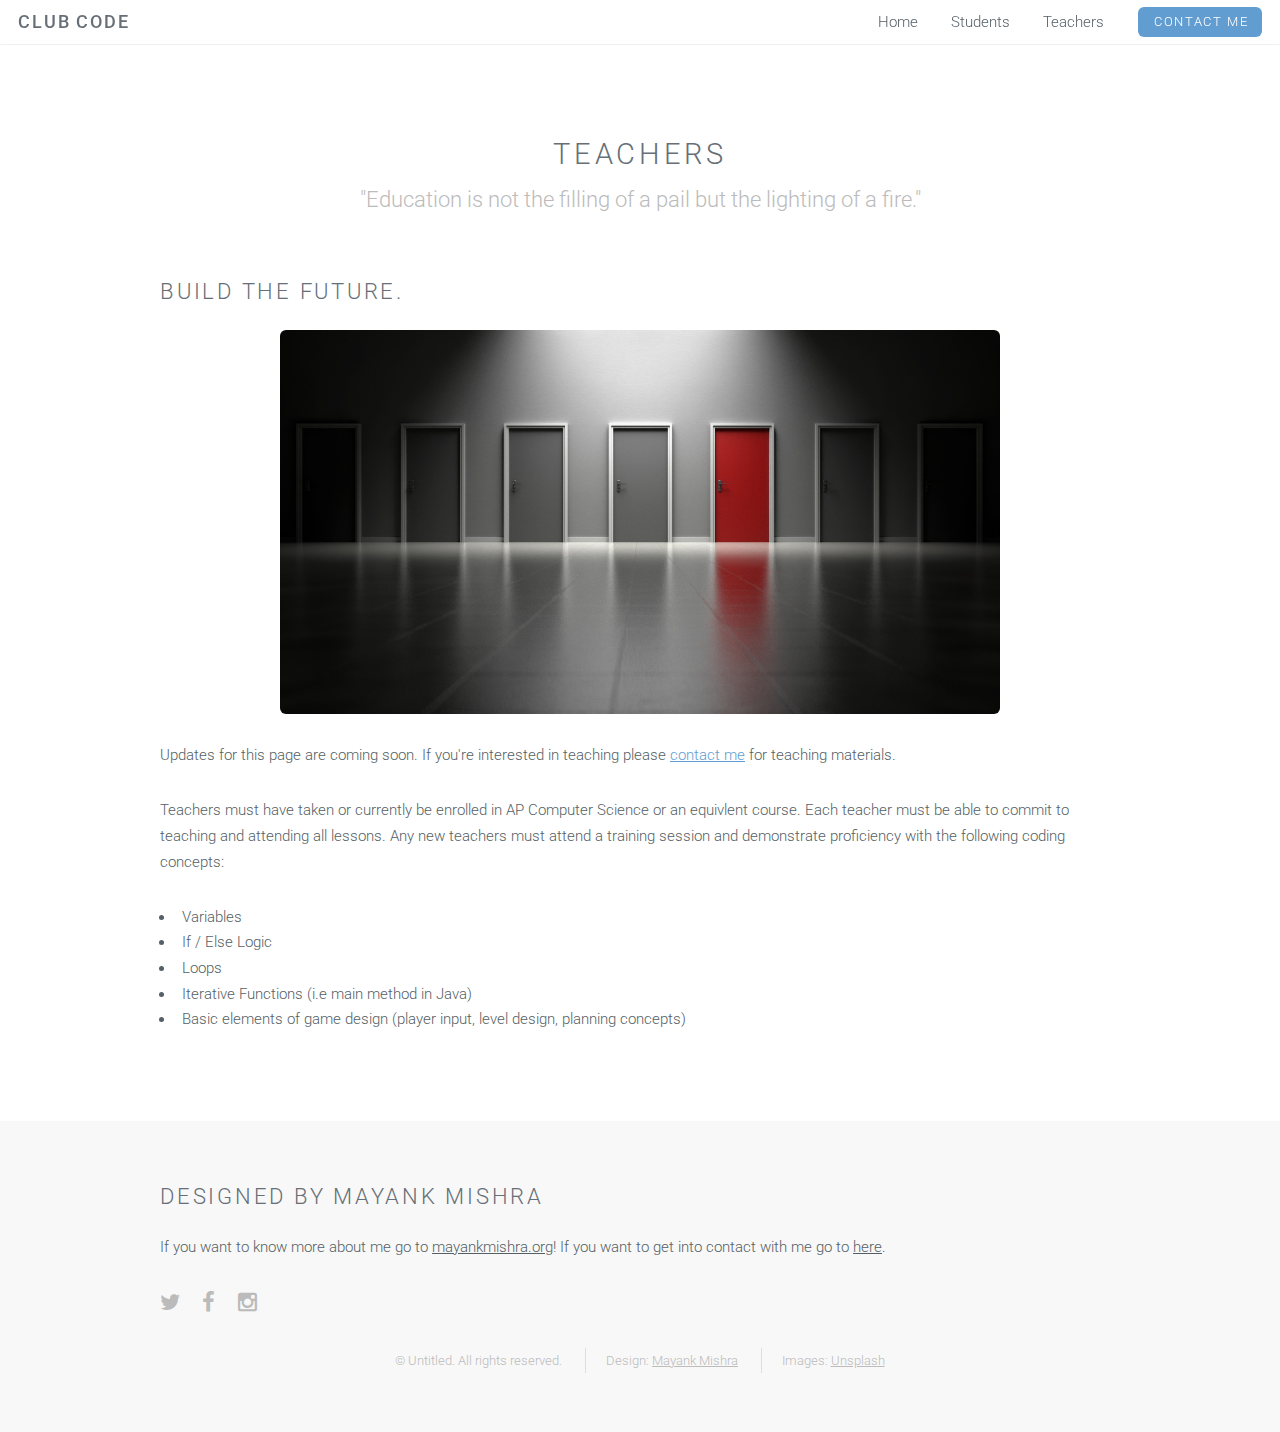
<file: ClubCode/teachers.html>
<!DOCTYPE HTML>
<html>
	<head>
		<title>Club Code</title>
		<meta http-equiv="content-type" content="text/html; charset=utf-8" />
		<meta name="description" content="" />
		<meta name="keywords" content="" />
		<!--[if lte IE 8]><script src="js/html5shiv.js"></script><![endif]-->
		<script src="js/jquery.min.js"></script>
		<script src="js/skel.min.js"></script>
		<script src="js/skel-layers.min.js"></script>
		<script src="js/init.js"></script>
		<noscript>
			<link rel="stylesheet" href="css/skel.css" />
			<link rel="stylesheet" href="css/style.css" />
			<link rel="stylesheet" href="css/style-xlarge.css" />
		</noscript>
		<style>
			#yoImg{
				margin-left:12.5%;
				width:75%;
			}
		</style>
	</head>
	<body id="top">

		<!-- Header -->
			<header id="header" class="skel-layers-fixed">
				<h1><a href="#">Club Code</a></h1>
				<nav id="nav">
					<ul>
						<li><a href="index.html">Home</a></li>
						<li><a href="students.html">Students</a></li>
						<li><a href="teachers.html">Teachers</a></li>
						<li><a href="contactMe.html" class="button special">Contact Me</a></li>
					</ul>
				</nav>
			</header>

		<!-- Main -->
			<section id="main" class="wrapper style1">
				<header class="major">
					<h2>Teachers</h2>
					<p>"Education is not the filling of a pail but the lighting of a fire."</p>
				</header>
				<div class="container">
					<section>
						<h2>Build the future.</h2>
						<a href="#" class="image fit"><img id="yoImg" src="images/door.jpg" alt="" /></a>
						<p>Updates for this page are coming soon. If you're interested in teaching please <a href="contactMe.html">contact me</a> for teaching materials.</p>
						<p>Teachers must have taken or currently be enrolled in AP Computer Science or an equivlent course. Each teacher must be able to commit to teaching and attending all lessons. Any new teachers must attend a training session and demonstrate proficiency with the following coding concepts:</p>
						<ul>
							<li>Variables</li>
							<li>If / Else Logic</li>
							<li>Loops</li>
							<li>Iterative Functions (i.e main method in Java)</li>
							<li>Basic elements of game design (player input, level design, planning concepts)</li>
						</ul>
					</section>

			</section>

			<!-- Footer -->
				<footer id="footer">
					<div class="container">
								<h2>Designed by Mayank Mishra</h2>
								<p>If you want to know more about me go to <a href="http://mayankmishra.org">mayankmishra.org</a>! If you want to get into contact with me go to <a href="#">here</a>.</p>
								<ul class="icons">
									<li><a href="#" class="icon fa-twitter"><span class="label">Twitter</span></a></li>
									<li><a href="#" class="icon fa-facebook"><span class="label">Facebook</span></a></li>
									<li><a href="#" class="icon fa-instagram"><span class="label">Instagram</span></a></li>
								</ul>
						<ul class="copyright">
							<li>&copy; Untitled. All rights reserved.</li>
							<li>Design: <a href="http://mayankmishra.org">Mayank Mishra</a></li>
							<li>Images: <a href="http://unsplash.com">Unsplash</a></li>
						</ul>
					</div>
				</footer>

		</body>
		</html>
</file>
<file: ClubCode/css/style-xlarge.css>
/*
	Ion by TEMPLATED
	templated.co @templatedco
	Released for free under the Creative Commons Attribution 3.0 license (templated.co/license)
*/

/* Basic */

	body, input, select, textarea {
		font-size: 12pt;
	}

/* Banner */

	#banner {
		padding: 9em 0;
	}
</file>
<file: nextSteps/css.css>
body{
    color:red;

  }
  table, td, th, tr{
    color:#ecf0f1;
    border-collapse: collapse;
    text-align: center;

  }
  .test{
      width:90%;
      height:2px;
      text-align: center;
      background-color: black;
      border-width: 1px;
      border-color: black;
      z-index: 100;
      position: absolute;
      margin-left: 5%;
      top:42.5%;
  }

  .head{
    background-color: #00a0ff;
    position: absolute;
    left:0;
    top:0;
    height:35%;
    width:100%;

  }
  .headImage{
    height:90%;
  }

  .selectionRow{
    table-layout: fixed;
    position: absolute;
    left:0;
    top:35%;
    height:7.5%;
    width: 100%;
    background-color: #e2e8e9;
    padding: 0;
  }

  .selectionRowButton{
    padding:0;
    width:70%;
    height:80%
  }

  .options{
    table-layout: fixed;
    position: absolute;
    left:0;
    top:42.4%;
    height:57.5%;
    width:100%;
    background-color: #ecf0f1;
    text-align: center;
  }

  .optionsButton {
    width:90%;
    height:80%;
    text-align:center;
  }

  .optionsSearch{
    width:80%;

  }
</file>
<file: yo/css/templatemo-style.css>
@font-face {
  font-family: 'robotolight';
  src: url("../fonts/Roboto-Light-webfont.eot");
  src: url("../fonts/Roboto-Light-webfont.eot?#iefix") format("embedded-opentype"), url("../fonts/Roboto-Light-webfont.woff") format("woff"), url("../fonts/Roboto-Light-webfont.ttf") format("truetype"), url("../fonts/Roboto-Light-webfont.svg#robotolight") format("svg");
  font-weight: normal;
  font-style: normal;
}
@font-face {
  font-family: 'robotoregular';
  src: url("../fonts/Roboto-Regular-webfont.eot");
  src: url("../fonts/Roboto-Regular-webfont.eot?#iefix") format("embedded-opentype"), url("../fonts/Roboto-Regular-webfont.woff") format("woff"), url("../fonts/Roboto-Regular-webfont.ttf") format("truetype"), url("../fonts/Roboto-Regular-webfont.svg#robotoregular") format("svg");
  font-weight: normal;
  font-style: normal;
}
@font-face {
  font-family: 'robotobold';
  src: url("../fonts/Roboto-Bold-webfont.eot");
  src: url("../fonts/Roboto-Bold-webfont.eot?#iefix") format("embedded-opentype"), url("../fonts/Roboto-Bold-webfont.woff") format("woff"), url("../fonts/Roboto-Bold-webfont.ttf") format("truetype"), url("../fonts/Roboto-Bold-webfont.svg#robotobold") format("svg");
  font-weight: normal;
  font-style: normal;
}
html, body, div, span, applet, object, iframe, h1, h2, h3, h4, h5, h6, p, blockquote, pre, a, abbr, acronym, address, big, cite, code, del, dfn, em, img, ins, kbd, q, s, samp, small, strike, strong, sub, sup, tt, var, b, u, i, center, dl, dt, dd, ol, ul, li, fieldset, form, label, legend, table, caption, tbody, tfoot, thead, tr, th, td, article, aside, canvas, details, embed, figure, figcaption, footer, header, hgroup, menu, nav, output, ruby, section, summary, time, mark, audio, video {
  margin: 0;
  padding: 0;
  border: 0;
  font-size: 100%;
  vertical-align: baseline;
}

.blue {
	color: #06C;
}

.green {
	color: #090;
}

main {
  display: block;
}

body {
  line-height: 1;
}

ol,
ul {
  list-style: none;
}

blockquote,
q {
  quotes: none;
}

blockquote:before,
blockquote:after {
  content: '';
  content: none;
}

table {
  border-collapse: collapse;
  border-spacing: 0;
}

html {
  font-size: 100%;
  -webkit-text-size-adjust: 100%;
  -ms-text-size-adjust: 100%;
}

a:focus {
  outline: none;
}

article,
aside,
details,
figcaption,
figure,
footer,
header,
hgroup,
nav,
section {
  display: block;
}

audio,
canvas,
video {
  display: inline-block;
  *display: inline;
  *zoom: 1;
}

audio:not([controls]) {
  display: none;
}

sub,
sup {
  line-height: 0;
  position: relative;
  vertical-align: baseline;
}

sup {
  top: -.5em;
}

sub {
  bottom: -.25em;
}

img {
  border: 0;
  -ms-interpolation-mode: bicubic;
}

button,
input,
select,
textarea {
  font-size: 100%;
  margin: 0;
  vertical-align: baseline;
  *vertical-align: middle;
}

button,
input {
  line-height: normal;
  *overflow: visible;
}

button::-moz-focus-inner,
input::-moz-focus-inner {
  border: 0;
  padding: 0;
}

button,
input[type="button"],
input[type="reset"],
input[type="submit"] {
  cursor: pointer;
  -webkit-appearance: button;
}

input[type="search"] {
  -webkit-appearance: textfield;
}

input[type="search"]:-webkit-search-decoration {
  -webkit-appearance: none;
}

textarea {
  overflow: auto;
  vertical-align: top;
}

/*---------------------------------------------------------
 2. Basic Style
-------------------------------------------------------- */
body {
  font-size: 14px;
  line-height: 24px;
  color: #777777;
  font-family: 'robotoregular';
  overflow-x: hidden;
}

a {
  color: #006699;
  -webkit-transition: all 150ms ease-in-out;
  -moz-transition: all 150ms ease-in-out;
  -ms-transition: all 150ms ease-in-out;
  -o-transition: all 150ms ease-in-out;
  transition: all 150ms ease-in-out;
  text-decoration: none !important;
}
a:hover {
  color: #555555;
}

h1, h2, h3, h4, h5 {
  color: #555555;
}

::-webkit-input-placeholder {
  color: #999999;
}

:-moz-placeholder {
  /* Firefox 18- */
  color: #999999;
}

::-moz-placeholder {
  /* Firefox 19+ */
  color: #999999;
}

:-ms-input-placeholder {
  color: #999999;
}

.main-content,
.banner-bg {
  float: right;
  width: 77%;
}
@media screen and (max-width: 1290px) {
  .main-content,
  .banner-bg {
    width: 70%;
  }
}
@media screen and (max-width: 992px) {
  .main-content,
  .banner-bg {
    width: 100%;
  }
}

.content-wrapper {
  padding: 0 80px;
}
@media screen and (max-width: 992px) {
  .content-wrapper {
    padding: 0 30px;
  }
}

h4.widget-title {
  font-size: 16px;
  font-family: 'robotobold';
  text-transform: uppercase;
  margin-bottom: 40px;
}

hr {
  position: relative;
  outline: 0;
  border: 0;
  width: 100%;
  height: 4px;
  background: #dddddd;
  margin-top: 40px;
  margin-bottom: 0;
}

.page-section {
  padding-top: 80px;
}

/*---------------------------------------------------------
 3. Header
-------------------------------------------------------- */
.sidebar-menu {
  float: left;
  width: 23%;
  height: 100%;
  position: fixed;
  background-color: #5f6d7e;
  color: white;
  overflow-y: hidden;
}
@media screen and (max-width: 1290px) {
  .sidebar-menu {
    overflow-y: scroll;
    width: 30%;
  }
}

.top-section {
  padding: 40px;
}

.profile-image {
  width: 150px;
  height: 150px;
  border: 4px solid white;
  -webkit-border-radius: 75px;
  border-radius: 75px;
  overflow: hidden;
  margin-bottom: 20px;
}
.profile-image img {
  width: 100%;
}

h3.profile-title {
  margin-bottom: 5px;
  color: white;
  font-size: 18px;
  font-family: 'robotobold';
}

.main-navigation {
  margin: 30px 0;
}
.main-navigation li {
  display: block;
}
.main-navigation li a {
  padding: 15px 40px;
  display: block;
  color: white;
  font-size: 14px;
}
.main-navigation li a i {
  margin-right: 15px;
  font-size: 24px;
}
.main-navigation li a:hover {
  background: #5b6878;
}
.main-navigation li a.active {
  background: #495461;
}
.main-navigation li a.active:hover {
  background: #495461;
}

.social-icons {
  display: block;
  padding: 30px 40px;
}
.social-icons li {
  display: inline-block;
  margin-right: 20px;
}
.social-icons a {
  font-size: 18px;
  color: white;
}
.social-icons a:hover {
  color: #282e35;
}

.responsive-header {
  background: #5f6d7e;
  text-align: center;
}
@media screen and (max-width: 992px) {
  .responsive-header .main-navigation {
    margin-top: 10px;
    display: none;
  }
}
@media screen and (max-width: 992px) {
  .responsive-header p {
    color: white;
  }
}
@media screen and (max-width: 992px) {
  .responsive-header .profile-image {
    float: left;
    width: 100px;
    height: 100px;
    -webkit-border-radius: 50px;
    border-radius: 50px;
    overflow: hidden;
    margin-right: 30px;
  }
  .responsive-header .profile-content {
    text-align: left;
    margin-top: 30px;
    overflow: hidden;
  }
}

@media screen and (max-width: 992px) {
  .top-section {
    padding-bottom: 0;
  }
}

@media screen and (max-width: 992px) {
  .main-navigation a {
    padding: 10px;
  }
  .main-navigation a.active {
    background: #5f6d7e !important;
  }
  .main-navigation a:hover {
    background: #5f6d7e !important;
  }
}

.toggle-menu {
  width: 100%;
  display: block;
  padding: 20px;
  margin-top: 30px;
  background: #6cc0f7;
  color: white;
  font-size: 18px;
}
.toggle-menu:hover {
  color: white;
}

/*---------------------------------------------------------
 4. Main Content
-------------------------------------------------------- */
/*------ banner ------ */
.banner-bg {
  padding: 260px 80px;
  position: relative;
  background: url("../img/7.jpg");
  background-repeat: no-repeat;
  background-position: center;
  background-size: cover;
  z-index: 2;
}

.banner-overlay {
  position: absolute;
  width: 100%;
  height: 100%;
  background: rgba(95, 109, 126, 0.4);
  top: 0;
  left: 0;
  z-index: 3;
}

.welcome-text {
  position: relative;
  z-index: 4;
}
.welcome-text h2 {
  font-size: 42px;
  font-family: 'robotobold';
  color: white;
  margin-bottom: 30px;
}
.welcome-text h5 {
  font-size: 22px;
  color: white;
}

/*------ about us ------ */
.about-image {
  overflow: hidden;
  border: 4px solid #dddddd;
  margin-bottom: 40px;
}
.about-image img {
  width: 100%;
  display: block;
}

/*------ projects ------ */
.projects-holder {
  margin-right: 0;
  margin-left: 0;
  margin-top: 40px;
}
.projects-holder .col-md-4,
.projects-holder .col-md-4 {
  padding-right: 1px;
  padding-left: 1px;
}

.project-item {
  width: 100%;
  margin-bottom: 2px;
  overflow: hidden;
  position: relative;
}
.project-item img {
  width: 100%;
  display: block;
}
.project-item:hover .project-hover {
  top: 0;
  opacity: 1;
  visibility: visible;
}

.project-hover {
  position: absolute;
  width: 100%;
  height: 100%;
  top: 40px;
  left: 0;
  background: rgba(0, 0, 0, 0.9);
  opacity: 0;
  visibility: 0;
  -webkit-transition: all 200ms linear;
  -moz-transition: all 200ms linear;
  -ms-transition: all 200ms linear;
  -o-transition: all 200ms linear;
  transition: all 200ms linear;
}
.project-hover .inside {
  position: absolute;
  width: 100%;
  left: 0;
  bottom: 0;
  padding: 30px;
}
.project-hover h5 {
  font-size: 16px;
  margin-bottom: 15px;
}
.project-hover h5 a {
  color: white;
}
.project-hover p {
  color: white;
  font-size: 13px;
  line-height: 20px;
}

/*------ contact ------ */
.contact-form {
  margin-top: 40px;
}
.contact-form input, .contact-form textarea {
  width: 100%;
  outline: 0;
  border: 1px solid #aaaaaa;
  padding: 12px;
  color: #999999;
  margin-bottom: 30px;
}
.contact-form input:focus, .contact-form textarea:focus {
  outline: 0;
}
.contact-form .button {
  width: auto;
  background: #5f6d7e;
  color: white;
  text-transform: uppercase;
  border: 0;
}

/*---------------------------------------------------------
 5. Footer
-------------------------------------------------------- */
#footer p.copyright-text {
  margin: 40px 0;
  font-size: 13px;
}
#footer p.copyright-text a {
  color: #5f6d7e;
}
#footer p.copyright-text a:hover {
  color: #6cc0f7;
}
</file>
<file: ClubCode/css/skel.css>
/* Resets (http://meyerweb.com/eric/tools/css/reset/ | v2.0 | 20110126 | License: none (public domain)) */

	html,body,div,span,applet,object,iframe,h1,h2,h3,h4,h5,h6,p,blockquote,pre,a,abbr,acronym,address,big,cite,code,del,dfn,em,img,ins,kbd,q,s,samp,small,strike,strong,sub,sup,tt,var,b,u,i,center,dl,dt,dd,ol,ul,li,fieldset,form,label,legend,table,caption,tbody,tfoot,thead,tr,th,td,article,aside,canvas,details,embed,figure,figcaption,footer,header,hgroup,menu,nav,output,ruby,section,summary,time,mark,audio,video{margin:0;padding:0;border:0;font-size:100%;font:inherit;vertical-align:baseline;}article,aside,details,figcaption,figure,footer,header,hgroup,menu,nav,section{display:block;}body{line-height:1;}ol,ul{list-style:none;}blockquote,q{quotes:none;}blockquote:before,blockquote:after,q:before,q:after{content:'';content:none;}table{border-collapse:collapse;border-spacing:0;}body{-webkit-text-size-adjust:none}

/* Box Model */

	*, *:before, *:after {
		-moz-box-sizing: border-box;
		-webkit-box-sizing: border-box;
		box-sizing: border-box;
	}

/* Container */

	body {
		/* min-width: (containers) */
		min-width: 1200px;
	}

	.container {
		margin-left: auto;
		margin-right: auto;
		
		/* width: (containers) */
		width: 1200px;
	}

	/* Modifiers */
	
		.container.small {
			/* width: (containers) * 0.75; */
			width: 900px;
		}

		.container.big {
			width: 100%;

			/* max-width: (containers) * 1.25; */
			max-width: 1500px;

			/* min-width: (containers); */
			min-width: 1200px;
		}

/* Grid */

	.\31 2u { width: 100% }
	.\31 1u { width: 91.6666666667% }
	.\31 0u { width: 83.3333333333% }
	.\39 u { width: 75% }
	.\38 u { width: 66.6666666667% }
	.\37 u { width: 58.3333333333% }
	.\36 u { width: 50% }
	.\35 u { width: 41.6666666667% }
	.\34 u { width: 33.3333333333% }
	.\33 u { width: 25% }
	.\32 u { width: 16.6666666667% }
	.\31 u { width: 8.3333333333% }
	.\-11u { margin-left: 91.6666666667% }
	.\-10u { margin-left: 83.3333333333% }
	.\-9u { margin-left: 75% }
	.\-8u { margin-left: 66.6666666667% }
	.\-7u { margin-left: 58.3333333333% }
	.\-6u { margin-left: 50% }
	.\-5u { margin-left: 41.6666666667% }
	.\-4u { margin-left: 33.3333333333% }
	.\-3u { margin-left: 25% }
	.\-2u { margin-left: 16.6666666667% }
	.\-1u { margin-left: 8.3333333333% }

	/* Rows */

		.row > * {
			float: left;
		}

		.row:after {
			content: '';
			display: block;
			clear: both;
			height: 0;
		}

		.row:first-child > * {
			padding-top: 0 !important;
		}

		.row.uniform > * > :first-child {
			margin-top: 0;
		}

		.row.uniform > * > :last-child {
			margin-bottom: 0;
		}

		/* Normal */

			.row > * {
				/* padding-left: (gutters.vertical) */
				padding-left: 4em;
			}

			.row + .row > * {
				/* padding: (gutters.horizontal) 0 0 (gutters.vertical) */
				padding: 0 0 0 4em;
			}

			.row {
				/* margin-left: -(gutters.vertical) */
				margin-left: -4em;
			}

			.row + .row.uniform > * {
				/* padding: (gutters.vertical) 0 0 (gutters.vertical) */
				padding: 4em 0 0 4em;
			}

		/* Flush */

			.row.flush > * {
				padding-left: 0;
			}

			.row + .row.flush > * {
				padding: 0;
			}

			.row.flush {
				margin-left: 0;
			}

			.row + .row.uniform.flush > * {
				padding: 0;
			}

		/* Quarter */

			.row.quarter > * {
				/* padding-left: (gutters.vertical * 0.25) */
				padding-left: 1em;
			}

			.row + .row.quarter > * {
				/* padding: (gutters.horizontal * 0.25) 0 0 (gutters.vertical * 0.25) */
				padding: 0 0 0 1em;
			}

			.row.quarter {
				/* margin-left: -(gutters.vertical * 0.25) */
				margin-left: -1em;
			}

			.row + .row.uniform.quarter > * {
				/* padding: (gutters.vertical * 0.25) 0 0 (gutters.vertical * 0.25) */
				padding: 1em 0 0 1em;
			}

		/* Half */

			.row.half > * {
				/* padding-left: (gutters.vertical * 0.5) */
				padding-left: 2em;
			}

			.row + .row.half > * {
				/* padding: (gutters.horizontal * 0.5) 0 0 (gutters.vertical * 0.5) */
				padding: 0 0 0 2em;
			}

			.row.half {
				/* margin-left: -(gutters.vertical * 0.5) */
				margin-left: -2em;
			}

			.row + .row.uniform.half > * {
				/* padding: (gutters.vertical * 0.5) 0 0 (gutters.vertical * 0.5) */
				padding: 2em 0 0 2em;
			}

		/* One and (a) Half */

			.row.oneandhalf > * {
				/* padding-left: (gutters.vertical * 1.5) */
				padding-left: 6em;
			}

			.row + .row.oneandhalf > * {
				/* padding: (gutters.horizontal * 1.5) 0 0 (gutters.vertical * 1.5) */
				padding: 0 0 0 6em;
			}

			.row.oneandhalf {
				/* margin-left: -(gutters.vertical * 1.5) */
				margin-left: -6em;
			}

			.row + .row.uniform.oneandhalf > * {
				/* padding: (gutters.vertical * 1.5) 0 0 (gutters.vertical * 1.5) */
				padding: 6em 0 0 6em;
			}

		/* Double */

			.row.double > * {
				/* padding-left: (gutters.vertical * 2) */
				padding-left: 8em;
			}

			.row + .row.double > * {
				/* padding: (gutters.horizontal * 2) 0 0 (gutters.vertical * 2) */
				padding: 0 0 0 8em;
			}

			.row.double {
				/* margin-left: -(gutters.vertical * 2) */
				margin-left: -8em;
			}

			.row + .row.uniform.double > * {
				/* padding: (gutters.vertical * 2) 0 0 (gutters.vertical * 2) */
				padding: 8em 0 0 8em;
			}
</file>
<file: ClubCode/css/style.css>
@charset "UTF-8";
@import url(font-awesome.min.css);
@import url("http://fonts.googleapis.com/css?family=Roboto:500,300");

/*
	Ion by TEMPLATED
	templated.co @templatedco
	Released for free under the Creative Commons Attribution 3.0 license (templated.co/license)
*/

/* Basic */

	body {
		background: #fff;
	}

	body, input, select, textarea {
		color: #555f66;
		font-family: "Roboto", Helvetica, sans-serif;
		font-size: 14pt;
		font-weight: 300;
		line-height: 1.75em;
	}

	a {
		color: #629DD1;
		text-decoration: underline;
	}

		a:hover {
			text-decoration: none;
		}

	strong, b {
		color: #666f77;
		font-weight: 500;
	}

	em, i {
		font-style: italic;
	}

	p {
		margin: 0 0 2em 0;
	}

	h1, h2, h3, h4, h5, h6 {
		color: #666f77;
		font-weight: 300;
		line-height: 1em;
		margin: 0 0 1em 0;
		text-transform: uppercase;
		letter-spacing: 0.125em;
	}

		h1 a, h2 a, h3 a, h4 a, h5 a, h6 a {
			color: inherit;
			text-decoration: none;
		}

	h2 {
		font-size: 1.5em;
		line-height: 1.5em;
	}

	h3 {
		font-size: 1.25em;
		line-height: 1.5em;
	}

	h4 {
		font-size: 1em;
		line-height: 1.5em;
	}

	h5 {
		font-size: 0.9em;
		line-height: 1.5em;
	}

	h6 {
		font-size: 0.7em;
		line-height: 1.5em;
	}

	sub {
		font-size: 0.8em;
		position: relative;
		top: 0.5em;
	}

	sup {
		font-size: 0.8em;
		position: relative;
		top: -0.5em;
	}

	hr {
		border: 0;
		border-bottom: solid 1px rgba(144, 144, 144, 0.25);
		margin: 3em 0;
	}

		hr.major {
			margin: 2em 0 5em 0;
		}

	blockquote {
		border-left: solid 4px rgba(144, 144, 144, 0.25);
		font-style: italic;
		margin: 0 0 2em 0;
		padding: 0.5em 0 0.5em 2em;
	}

	code {
		background: rgba(144, 144, 144, 0.075);
		border-radius: 6px;
		border: solid 1px rgba(144, 144, 144, 0.25);
		font-family: "Courier New", monospace;
		font-size: 0.9em;
		margin: 0 0.25em;
		padding: 0.25em 0.65em;
	}

	pre {
		-webkit-overflow-scrolling: touch;
		font-family: "Courier New", monospace;
		font-size: 0.9em;
		margin: 0 0 2em 0;
		overflow-x: auto;
	}

		pre code {
			display: block;
			line-height: 1.75em;
			padding: 1em 1.5em;
		}

	.align-left {
		text-align: left;
	}

	.align-center {
		text-align: center;
	}

	.align-right {
		text-align: right;
	}

/* Section/Article */

	section.special, article.special {
		text-align: center;
	}

	header p {
		color: #bbb;
		position: relative;
		margin: 0 0 1.5em 0;
	}

	header h2 + p {
		font-size: 1.25em;
		margin-top: -1em;
		line-height: 1.5em;
	}

	header h3 + p {
		font-size: 1.1em;
		margin-top: -0.85em;
		line-height: 1.5em;
	}

	header h4 + p,
	header h5 + p,
	header h6 + p {
		font-size: 0.9em;
		margin-top: -0.75em;
		line-height: 1.5em;
	}

	header.major {
		text-align: center;
		margin: 0 0 4em 0;
	}

		header.major h2 {
			font-size: 2em;
		}

		header.major h2 + p {
			font-size: 1.5em;
			margin: -1em 0 2em 0;
		}

/* Form */

	form {
		margin: 0 0 2em 0;
	}

	label {
		color: #666f77;
		display: block;
		font-size: 0.9em;
		font-weight: 500;
		margin: 0 0 1em 0;
	}

	input[type="text"],
	input[type="password"],
	input[type="email"],
	select,
	textarea {
		-moz-appearance: none;
		-webkit-appearance: none;
		-o-appearance: none;
		-ms-appearance: none;
		appearance: none;
		background: rgba(144, 144, 144, 0.075);
		border-radius: 6px;
		border: none;
		border: solid 1px rgba(144, 144, 144, 0.25);
		color: inherit;
		display: block;
		outline: 0;
		padding: 0 1em;
		text-decoration: none;
		width: 100%;
	}

		input[type="text"]:invalid,
		input[type="password"]:invalid,
		input[type="email"]:invalid,
		select:invalid,
		textarea:invalid {
			box-shadow: none;
		}

		input[type="text"]:focus,
		input[type="password"]:focus,
		input[type="email"]:focus,
		select:focus,
		textarea:focus {
			border-color: #629DD1;
			box-shadow: 0 0 0 1px #629DD1;
		}

	.select-wrapper {
		text-decoration: none;
		display: block;
		position: relative;
	}

		.select-wrapper:before {
			content: "";
			-moz-osx-font-smoothing: grayscale;
			-webkit-font-smoothing: antialiased;
			font-family: FontAwesome;
			font-style: normal;
			font-weight: normal;
			text-transform: none !important;
		}

		.select-wrapper:before {
			color: rgba(144, 144, 144, 0.25);
			display: block;
			height: 2.75em;
			line-height: 2.75em;
			pointer-events: none;
			position: absolute;
			right: 0;
			text-align: center;
			top: 0;
			width: 2.75em;
		}

		.select-wrapper select::-ms-expand {
			display: none;
		}

	input[type="text"],
	input[type="password"],
	input[type="email"],
	select {
		height: 2.75em;
	}

	textarea {
		padding: 0.75em 1em;
	}

	input[type="checkbox"],
	input[type="radio"] {
		-moz-appearance: none;
		-webkit-appearance: none;
		-o-appearance: none;
		-ms-appearance: none;
		appearance: none;
		display: block;
		float: left;
		margin-right: -2em;
		opacity: 0;
		width: 1em;
		z-index: -1;
	}

		input[type="checkbox"] + label,
		input[type="radio"] + label {
			text-decoration: none;
			color: #555f66;
			cursor: pointer;
			display: inline-block;
			font-size: 1em;
			font-weight: 300;
			padding-left: 2.4em;
			padding-right: 0.75em;
			position: relative;
		}

			input[type="checkbox"] + label:before,
			input[type="radio"] + label:before {
				-moz-osx-font-smoothing: grayscale;
				-webkit-font-smoothing: antialiased;
				font-family: FontAwesome;
				font-style: normal;
				font-weight: normal;
				text-transform: none !important;
			}

			input[type="checkbox"] + label:before,
			input[type="radio"] + label:before {
				background: rgba(144, 144, 144, 0.075);
				border-radius: 6px;
				border: solid 1px rgba(144, 144, 144, 0.25);
				content: '';
				display: inline-block;
				height: 1.65em;
				left: 0;
				line-height: 1.58125em;
				position: absolute;
				text-align: center;
				top: 0;
				width: 1.65em;
			}

		input[type="checkbox"]:checked + label:before,
		input[type="radio"]:checked + label:before {
			background: #192024;
			border-color: #192024;
			color: #ffffff;
			content: '\f00c';
		}

		input[type="checkbox"]:focus + label:before,
		input[type="radio"]:focus + label:before {
			border-color: #629DD1;
			box-shadow: 0 0 0 1px #629DD1;
		}

	input[type="checkbox"] + label:before {
		border-radius: 6px;
	}

	input[type="radio"] + label:before {
		border-radius: 100%;
	}

	::-webkit-input-placeholder {
		color: #bbb !important;
		opacity: 1.0;
	}

	:-moz-placeholder {
		color: #bbb !important;
		opacity: 1.0;
	}

	::-moz-placeholder {
		color: #bbb !important;
		opacity: 1.0;
	}

	:-ms-input-placeholder {
		color: #bbb !important;
		opacity: 1.0;
	}

	.formerize-placeholder {
		color: #bbb !important;
		opacity: 1.0;
	}

/* Box */

	.box {
		border-radius: 6px;
		border: solid 1px rgba(144, 144, 144, 0.25);
		margin-bottom: 2em;
		padding: 3em 2em;
	}

		.box > :last-child,
		.box > :last-child > :last-child,
		.box > :last-child > :last-child > :last-child {
			margin-bottom: 0;
		}

		.box.alt {
			border: 0;
			border-radius: 0;
			padding: 0;
		}

/* Icon */

	.icon {
		text-decoration: none;
		border-bottom: none;
		position: relative;
	}

		.icon:before {
			-moz-osx-font-smoothing: grayscale;
			-webkit-font-smoothing: antialiased;
			font-family: FontAwesome;
			font-style: normal;
			font-weight: normal;
			text-transform: none !important;
		}

		.icon > .label {
			display: none;
		}

		.icon.major {
			display: inline-block;
			margin: 0 0 1.25em 0;
			color: #ffffff;
			background: #629DD1;
			width: 3em;
			height: 3em;
			font-size: 2em;
			text-align: center;
			line-height: 3em;
			border-radius: 100%;
			box-shadow: 0 0 0 10px #fff, 0 0 0 11px rgba(144, 144, 144, 0.25);
		}

/* Image */

	.image {
		border-radius: 6px;
		border: 0;
		display: inline-block;
		position: relative;
	}

		.image img {
			border-radius: 6px;
			display: block;
		}

		.image.left {
			float: left;
			padding: 0 1.5em 1em 0;
			top: 0.25em;
		}

		.image.right {
			float: right;
			padding: 0 0 1em 1.5em;
			top: 0.25em;
		}

		.image.fit {
			display: block;
			margin: 0 0 2em 0;
			width: 100%;
		}
		.image.fit.smallIM {
			display: block;
			margin-left: 12.5%;
			width: 75%;
		}

			.image.fit img {
				display: block;
				width: 100%;
			}

/* List */

	ol {
		list-style: decimal;
		margin: 0 0 2em 0;
		padding-left: 1.25em;
	}

		ol li {
			padding-left: 0.25em;
		}

	ul {
		list-style: disc;
		margin: 0 0 2em 0;
		padding-left: 1em;
	}

		ul li {
			padding-left: 0.5em;
		}

		ul.alt {
			list-style: none;
			padding-left: 0;
		}

			ul.alt li {
				border-top: solid 1px rgba(144, 144, 144, 0.25);
				padding: 0.5em 0;
			}

				ul.alt li:first-child {
					border-top: 0;
					padding-top: 0;
				}

		ul.icons {
			cursor: default;
			list-style: none;
			padding-left: 0;
		}

			ul.icons li {
				display: inline-block;
				padding: 0 1.25em 0 0;
			}

				ul.icons li:last-child {
					padding-right: 0;
				}

				ul.icons li .icon:before {
					font-size: 1.5em;
				}

		ul.actions {
			cursor: default;
			list-style: none;
			padding-left: 0;
		}

			ul.actions li {
				display: inline-block;
				padding: 0 1em 0 0;
				vertical-align: middle;
			}

				ul.actions li:last-child {
					padding-right: 0;
				}

			ul.actions.small li {
				padding: 0 0.5em 0 0;
			}

			ul.actions.vertical li {
				display: block;
				padding: 1em 0 0 0;
			}

				ul.actions.vertical li:first-child {
					padding-top: 0;
				}

				ul.actions.vertical li > * {
					margin-bottom: 0;
				}

			ul.actions.vertical.small li {
				padding: 0.5em 0 0 0;
			}

				ul.actions.vertical.small li:first-child {
					padding-top: 0;
				}

			ul.actions.fit {
				display: table;
				margin-left: -1em;
				padding: 0;
				table-layout: fixed;
				width: calc(100% + 1em);
			}

				ul.actions.fit li {
					display: table-cell;
					padding: 0 0 0 1em;
				}

					ul.actions.fit li > * {
						margin-bottom: 0;
					}

				ul.actions.fit.small {
					margin-left: -0.5em;
					width: calc(100% + 0.5em);
				}

					ul.actions.fit.small li {
						padding: 0 0 0 0.5em;
					}

	dl {
		margin: 0 0 2em 0;
	}

/* Table */

	.table-wrapper {
		-webkit-overflow-scrolling: touch;
		overflow-x: auto;
	}

	table {
		margin: 0 0 2em 0;
		width: 100%;
	}

		table tbody tr {
			border: solid 1px rgba(144, 144, 144, 0.25);
			border-left: 0;
			border-right: 0;
		}

			table tbody tr:nth-child(2n + 1) {
				background-color: rgba(144, 144, 144, 0.075);
			}

		table td {
			padding: 0.75em 0.75em;
		}

		table th {
			color: #666f77;
			font-size: 0.9em;
			font-weight: 500;
			padding: 0 0.75em 0.75em 0.75em;
			text-align: left;
		}

		table thead {
			border-bottom: solid 2px rgba(144, 144, 144, 0.25);
		}

		table tfoot {
			border-top: solid 2px rgba(144, 144, 144, 0.25);
		}

		table.alt {
			border-collapse: separate;
		}

			table.alt tbody tr td {
				border: solid 1px rgba(144, 144, 144, 0.25);
				border-left-width: 0;
				border-top-width: 0;
			}

				table.alt tbody tr td:first-child {
					border-left-width: 1px;
				}

			table.alt tbody tr:first-child td {
				border-top-width: 1px;
			}

			table.alt thead {
				border-bottom: 0;
			}

			table.alt tfoot {
				border-top: 0;
			}

/* Button */

	input[type="submit"],
	input[type="reset"],
	input[type="button"],
	.button {
		-moz-appearance: none;
		-webkit-appearance: none;
		-o-appearance: none;
		-ms-appearance: none;
		appearance: none;
		-moz-transition: background-color 0.2s ease-in-out, color 0.2s ease-in-out;
		-webkit-transition: background-color 0.2s ease-in-out, color 0.2s ease-in-out;
		-o-transition: background-color 0.2s ease-in-out, color 0.2s ease-in-out;
		-ms-transition: background-color 0.2s ease-in-out, color 0.2s ease-in-out;
		transition: background-color 0.2s ease-in-out, color 0.2s ease-in-out;
		background-color: #192024;
		border-radius: 6px;
		border: 0;
		color: #ffffff !important;
		cursor: pointer;
		display: inline-block;
		font-weight: 300;
		text-transform: uppercase;
		letter-spacing: 0.125em;
		font-size: 0.9em;
		height: 2.85em;
		line-height: 2.85em;
		padding: 0 1.75em;
		text-align: center;
		text-decoration: none;
		white-space: nowrap;
		text-indent: 0.25em;
	}

		input[type="submit"]:hover,
		input[type="reset"]:hover,
		input[type="button"]:hover,
		.button:hover {
			background-color: #232d33;
		}

		input[type="submit"]:active,
		input[type="reset"]:active,
		input[type="button"]:active,
		.button:active {
			background-color: #0f1315;
		}

		input[type="submit"].icon,
		input[type="reset"].icon,
		input[type="button"].icon,
		.button.icon {
			padding-left: 1.35em;
		}

			input[type="submit"].icon:before,
			input[type="reset"].icon:before,
			input[type="button"].icon:before,
			.button.icon:before {
				margin-right: 0.5em;
			}

		input[type="submit"].fit,
		input[type="reset"].fit,
		input[type="button"].fit,
		.button.fit {
			display: block;
			margin: 0 0 1em 0;
			width: 100%;
		}

		input[type="submit"].small,
		input[type="reset"].small,
		input[type="button"].small,
		.button.small {
			font-size: 0.7em;
		}

		input[type="submit"].big,
		input[type="reset"].big,
		input[type="button"].big,
		.button.big {
			font-size: 1.2em;
			height: 2.65em;
			line-height: 2.65em;
		}

		input[type="submit"].alt,
		input[type="reset"].alt,
		input[type="button"].alt,
		.button.alt {
			background-color: transparent;
			box-shadow: inset 0 0 0 1px rgba(144, 144, 144, 0.25);
			color: #666f77 !important;
		}

			input[type="submit"].alt:hover,
			input[type="reset"].alt:hover,
			input[type="button"].alt:hover,
			.button.alt:hover {
				background-color: rgba(144, 144, 144, 0.075);
			}

			input[type="submit"].alt:active,
			input[type="reset"].alt:active,
			input[type="button"].alt:active,
			.button.alt:active {
				background-color: rgba(144, 144, 144, 0.2);
			}

			input[type="submit"].alt.icon:before,
			input[type="reset"].alt.icon:before,
			input[type="button"].alt.icon:before,
			.button.alt.icon:before {
				color: #bbb;
			}

		input[type="submit"].special,
		input[type="reset"].special,
		input[type="button"].special,
		.button.special {
			background-color: #629DD1;
			color: #ffffff !important;
		}

			input[type="submit"].special:hover,
			input[type="reset"].special:hover,
			input[type="button"].special:hover,
			.button.special:hover {
				background-color: #76a9d7;
			}

			input[type="submit"].special:active,
			input[type="reset"].special:active,
			input[type="button"].special:active,
			.button.special:active {
				background-color: #4e91cb;
			}

		input[type="submit"].disabled, input[type="submit"]:disabled,
		input[type="reset"].disabled,
		input[type="reset"]:disabled,
		input[type="button"].disabled,
		input[type="button"]:disabled,
		.button.disabled,
		.button:disabled {
			background-color: #555f66 !important;
			box-shadow: inset 0 -0.15em 0 0 rgba(0, 0, 0, 0.15);
			color: #fff !important;
			cursor: default;
			opacity: 0.25;
		}

/* Wrapper */

	.wrapper {
		padding: 6em 0 4em 0;
	}

		.wrapper.style1 {
			background: #fff;
			color: #555f66;
		}

		.wrapper.style2 {
			background: #192024;
			color: #c5c7c8;
		}

			.wrapper.style2 h2, .wrapper.style2 h3, .wrapper.style2 h4, .wrapper.style2 h5, .wrapper.style2 h6 {
				color: #ffffff;
			}

			.wrapper.style2 header p {
				color: #a3a5a7;
			}

			.wrapper.style2 .button.alt {
				box-shadow: inset 0 0 0 1px rgba(144, 144, 144, 0.75);
				color: #ffffff !important;
			}

				.wrapper.style2 .button.alt:hover {
					background-color: rgba(144, 144, 144, 0.275);
				}

				.wrapper.style2 .button.alt:active {
					background-color: rgba(144, 144, 144, 0.4);
				}

				.wrapper.style2 .button.alt.icon:before {
					color: #a3a5a7;
				}

/* Header */

	#skel-layers-wrapper {
		padding-top: 3em;
	}

	#header {
		background: #fff;
		color: #555f66;
		cursor: default;
		height: 3em;
		left: 0;
		line-height: 3em;
		position: fixed;
		top: 0;
		width: 100%;
		z-index: 10000;
		box-shadow: 0 0 0.1em 0 rgba(0, 0, 0, 0.25);
	}

		#header h1 {
			color: #666f77;
			font-weight: 500;
			height: inherit;
			left: 1.25em;
			line-height: inherit;
			margin: 0;
			padding: 0;
			position: absolute;
			top: 0;
		}

			#header h1 a {
				font-size: 1.25em;
			}

		#header nav {
			height: inherit;
			line-height: inherit;
			position: absolute;
			right: 1.25em;
			top: 0;
			vertical-align: middle;
		}

			#header nav > ul {
				list-style: none;
				margin: 0;
				padding-left: 0;
			}

				#header nav > ul > li {
					border-radius: 6px;
					display: inline-block;
					margin-left: 2em;
					padding-left: 0;
				}

					#header nav > ul > li a {
						-moz-transition: color 0.2s ease-in-out;
						-webkit-transition: color 0.2s ease-in-out;
						-o-transition: color 0.2s ease-in-out;
						-ms-transition: color 0.2s ease-in-out;
						transition: color 0.2s ease-in-out;
						color: #555f66;
						display: inline-block;
						text-decoration: none;
					}

						#header nav > ul > li a:hover {
							color: #629DD1;
						}

					#header nav > ul > li:first-child {
						margin-left: 0;
					}

					#header nav > ul > li .button {
						height: 2.25em;
						line-height: 2.25em;
						margin-bottom: 0;
						padding: 0 1em;
						position: relative;
						top: -0.075em;
						vertical-align: middle;
					}

		#header .container {
			position: relative;
		}

			#header .container h1 {
				left: 0;
			}

			#header .container nav {
				right: 0;
			}

/* Banner */

	#banner {
		background-color: #666666;
		background-image: url("../images/banner.jpg");
		background-size: cover;
		background-position: center center;
		background-repeat: no-repeat;
		color: #d8d8d8;
		padding: 14em 0;
		text-align: center;
		position: relative;
	}

		#banner:before {
			content: '';
			position: absolute;
			left: 0;
			top: 0;
			width: 100%;
			height: 100%;
			background: rgba(64, 72, 80, 0.25);
		}

		#banner .inner {
			position: relative;
			z-index: 1;
		}

			#banner .inner :last-child {
				margin-bottom: 0;
			}

		#banner h2, #banner h3, #banner h4, #banner h5, #banner h6 {
			color: #ffffff;
		}

		#banner .button.alt {
			box-shadow: inset 0 0 0 1px rgba(144, 144, 144, 0.75);
			color: #ffffff !important;
		}

			#banner .button.alt:hover {
				background-color: rgba(144, 144, 144, 0.275);
			}

			#banner .button.alt:active {
				background-color: rgba(144, 144, 144, 0.4);
			}

			#banner .button.alt.icon:before {
				color: #c1c1c1;
			}

		#banner .button {
			min-width: 12em;
		}

		#banner h2 {
			font-size: 3.5em;
			line-height: 1em;
			margin: 0 0 0.5em 0;
			padding: 0;
		}

		#banner p {
			font-size: 1.5em;
			margin-bottom: 2em;
		}

			#banner p a {
				color: #ffffff;
				text-decoration: none;
			}

/* Footer */

	#footer {
		background: #f8f8f8;
		padding: 4em 0 6em 0;
	}

		#footer a {
			color: inherit;
		}

		#footer .copyright {
			color: #bbb;
			font-size: 0.9em;
			margin: 2em 0 0 0;
			padding: 0;
			text-align: center;
		}

			#footer .copyright li {
				border-left: solid 1px rgba(144, 144, 144, 0.25);
				display: inline-block;
				list-style: none;
				margin-left: 1.5em;
				padding-left: 1.5em;
			}

				#footer .copyright li:first-child {
					border-left: 0;
					margin-left: 0;
					padding-left: 0;
				}

		#footer .icons a {
			color: #bbb;
		}
</file>
<file: nextSteps/Search/search.css>
/*!
 * # Semantic UI 2.2.10 - Search
 * http://github.com/semantic-org/semantic-ui/
 *
 *
 * Released under the MIT license
 * http://opensource.org/licenses/MIT
 *
 */


/*******************************
             Search
*******************************/

.ui.search {
  position: relative;
}
.ui.search > .prompt {
  margin: 0em;
  outline: none;
  -webkit-appearance: none;
  -webkit-tap-highlight-color: rgba(255, 255, 255, 0);
  text-shadow: none;
  font-style: normal;
  font-weight: normal;
  line-height: 1.21428571em;
  padding: 0.67857143em 1em;
  font-size: 1em;
  background: #FFFFFF;
  border: 1px solid rgba(34, 36, 38, 0.15);
  color: rgba(0, 0, 0, 0.87);
  box-shadow: 0em 0em 0em 0em transparent inset;
  -webkit-transition: background-color 0.1s ease, color 0.1s ease, box-shadow 0.1s ease, border-color 0.1s ease;
  transition: background-color 0.1s ease, color 0.1s ease, box-shadow 0.1s ease, border-color 0.1s ease;
}
.ui.search .prompt {
  border-radius: 500rem;
}

/*--------------
     Icon
---------------*/

.ui.search .prompt ~ .search.icon {
  cursor: pointer;
}

/*--------------
    Results
---------------*/

.ui.search > .results {
  display: none;
  position: absolute;
  top: 100%;
  left: 0%;
  -webkit-transform-origin: center top;
          transform-origin: center top;
  white-space: normal;
  background: #FFFFFF;
  margin-top: 0.5em;
  width: 18em;
  border-radius: 0.28571429rem;
  box-shadow: 0px 2px 4px 0px rgba(34, 36, 38, 0.12), 0px 2px 10px 0px rgba(34, 36, 38, 0.15);
  border: 1px solid #D4D4D5;
  z-index: 998;
}
.ui.search > .results > :first-child {
  border-radius: 0.28571429rem 0.28571429rem 0em 0em;
}
.ui.search > .results > :last-child {
  border-radius: 0em 0em 0.28571429rem 0.28571429rem;
}

/*--------------
    Result
---------------*/

.ui.search > .results .result {
  cursor: pointer;
  display: block;
  overflow: hidden;
  font-size: 1em;
  padding: 0.85714286em 1.14285714em;
  color: rgba(0, 0, 0, 0.87);
  line-height: 1.33;
  border-bottom: 1px solid rgba(34, 36, 38, 0.1);
}
.ui.search > .results .result:last-child {
  border-bottom: none !important;
}

/* Image */
.ui.search > .results .result .image {
  float: right;
  overflow: hidden;
  background: none;
  width: 5em;
  height: 3em;
  border-radius: 0.25em;
}
.ui.search > .results .result .image img {
  display: block;
  width: auto;
  height: 100%;
}

/*--------------
      Info
---------------*/

.ui.search > .results .result .image + .content {
  margin: 0em 6em 0em 0em;
}
.ui.search > .results .result .title {
  margin: -0.14285714em 0em 0em;
  font-family: 'Lato', 'Helvetica Neue', Arial, Helvetica, sans-serif;
  font-weight: bold;
  font-size: 1em;
  color: rgba(0, 0, 0, 0.85);
}
.ui.search > .results .result .description {
  margin-top: 0;
  font-size: 0.92857143em;
  color: rgba(0, 0, 0, 0.4);
}
.ui.search > .results .result .price {
  float: right;
  color: #21BA45;
}

/*--------------
    Message
---------------*/

.ui.search > .results > .message {
  padding: 1em 1em;
}
.ui.search > .results > .message .header {
  font-family: 'Lato', 'Helvetica Neue', Arial, Helvetica, sans-serif;
  font-size: 1rem;
  font-weight: bold;
  color: rgba(0, 0, 0, 0.87);
}
.ui.search > .results > .message .description {
  margin-top: 0.25rem;
  font-size: 1em;
  color: rgba(0, 0, 0, 0.87);
}

/* View All Results */
.ui.search > .results > .action {
  display: block;
  border-top: none;
  background: #F3F4F5;
  padding: 0.92857143em 1em;
  color: rgba(0, 0, 0, 0.87);
  font-weight: bold;
  text-align: center;
}


/*******************************
            States
*******************************/


/*--------------------
       Focus
---------------------*/

.ui.search > .prompt:focus {
  border-color: rgba(34, 36, 38, 0.35);
  background: #FFFFFF;
  color: rgba(0, 0, 0, 0.95);
}

/*--------------------
       Loading
---------------------*/

.ui.loading.search .input > i.icon:before {
  position: absolute;
  content: '';
  top: 50%;
  left: 50%;
  margin: -0.64285714em 0em 0em -0.64285714em;
  width: 1.28571429em;
  height: 1.28571429em;
  border-radius: 500rem;
  border: 0.2em solid rgba(0, 0, 0, 0.1);
}
.ui.loading.search .input > i.icon:after {
  position: absolute;
  content: '';
  top: 50%;
  left: 50%;
  margin: -0.64285714em 0em 0em -0.64285714em;
  width: 1.28571429em;
  height: 1.28571429em;
  -webkit-animation: button-spin 0.6s linear;
          animation: button-spin 0.6s linear;
  -webkit-animation-iteration-count: infinite;
          animation-iteration-count: infinite;
  border-radius: 500rem;
  border-color: #767676 transparent transparent;
  border-style: solid;
  border-width: 0.2em;
  box-shadow: 0px 0px 0px 1px transparent;
}

/*--------------
      Hover
---------------*/

.ui.search > .results .result:hover,
.ui.category.search > .results .category .result:hover {
  background: #F9FAFB;
}
.ui.search .action:hover {
  background: #E0E0E0;
}

/*--------------
      Active
---------------*/

.ui.category.search > .results .category.active {
  background: #F3F4F5;
}
.ui.category.search > .results .category.active > .name {
  color: rgba(0, 0, 0, 0.87);
}
.ui.search > .results .result.active,
.ui.category.search > .results .category .result.active {
  position: relative;
  border-left-color: rgba(34, 36, 38, 0.1);
  background: #F3F4F5;
  box-shadow: none;
}
.ui.search > .results .result.active .title {
  color: rgba(0, 0, 0, 0.85);
}
.ui.search > .results .result.active .description {
  color: rgba(0, 0, 0, 0.85);
}


/*******************************
           Types
*******************************/


/*--------------
    Selection
---------------*/

.ui.search.selection .prompt {
  border-radius: 0.28571429rem;
}

/* Remove input */
.ui.search.selection > .icon.input > .remove.icon {
  pointer-events: none;
  position: absolute;
  left: auto;
  opacity: 0;
  color: '';
  top: 0em;
  right: 0em;
  -webkit-transition: color 0.1s ease, opacity 0.1s ease;
  transition: color 0.1s ease, opacity 0.1s ease;
}
.ui.search.selection > .icon.input > .active.remove.icon {
  cursor: pointer;
  opacity: 0.8;
  pointer-events: auto;
}
.ui.search.selection > .icon.input:not([class*="left icon"]) > .icon ~ .remove.icon {
  right: 1.85714em;
}
.ui.search.selection > .icon.input > .remove.icon:hover {
  opacity: 1;
  color: #DB2828;
}

/*--------------
    Category
---------------*/

.ui.category.search .results {
  width: 28em;
}

/* Category */
.ui.category.search > .results .category {
  background: #F3F4F5;
  box-shadow: none;
  border-bottom: 1px solid rgba(34, 36, 38, 0.1);
  -webkit-transition: background 0.1s ease, border-color 0.1s ease;
  transition: background 0.1s ease, border-color 0.1s ease;
}

/* Last Category */
.ui.category.search > .results .category:last-child {
  border-bottom: none;
}

/* First / Last */
.ui.category.search > .results .category:first-child .name + .result {
  border-radius: 0em 0.28571429rem 0em 0em;
}
.ui.category.search > .results .category:last-child .result:last-child {
  border-radius: 0em 0em 0.28571429rem 0em;
}

/* Category Result */
.ui.category.search > .results .category .result {
  background: #FFFFFF;
  margin-left: 100px;
  border-left: 1px solid rgba(34, 36, 38, 0.15);
  border-bottom: 1px solid rgba(34, 36, 38, 0.1);
  -webkit-transition: background 0.1s ease, border-color 0.1s ease;
  transition: background 0.1s ease, border-color 0.1s ease;
  padding: 0.85714286em 1.14285714em;
}
.ui.category.search > .results .category:last-child .result:last-child {
  border-bottom: none;
}

/* Category Result Name */
.ui.category.search > .results .category > .name {
  width: 100px;
  background: transparent;
  font-family: 'Lato', 'Helvetica Neue', Arial, Helvetica, sans-serif;
  font-size: 1em;
  float: 1em;
  float: left;
  padding: 0.4em 1em;
  font-weight: bold;
  color: rgba(0, 0, 0, 0.4);
}


/*******************************
           Variations
*******************************/


/*-------------------
     Left / Right
--------------------*/

.ui[class*="left aligned"].search > .results {
  right: auto;
  left: 0%;
}
.ui[class*="right aligned"].search > .results {
  right: 0%;
  left: auto;
}

/*--------------
    Fluid
---------------*/

.ui.fluid.search .results {
  width: 100%;
}

/*--------------
      Sizes
---------------*/

.ui.mini.search {
  font-size: 0.78571429em;
}
.ui.small.search {
  font-size: 0.92857143em;
}
.ui.search {
  font-size: 1em;
}
.ui.large.search {
  font-size: 1.14285714em;
}
.ui.big.search {
  font-size: 1.28571429em;
}
.ui.huge.search {
  font-size: 1.42857143em;
}
.ui.massive.search {
  font-size: 1.71428571em;
}


/*******************************
         Theme Overrides
*******************************/



/*******************************
         Site Overrides
*******************************/
</file>
